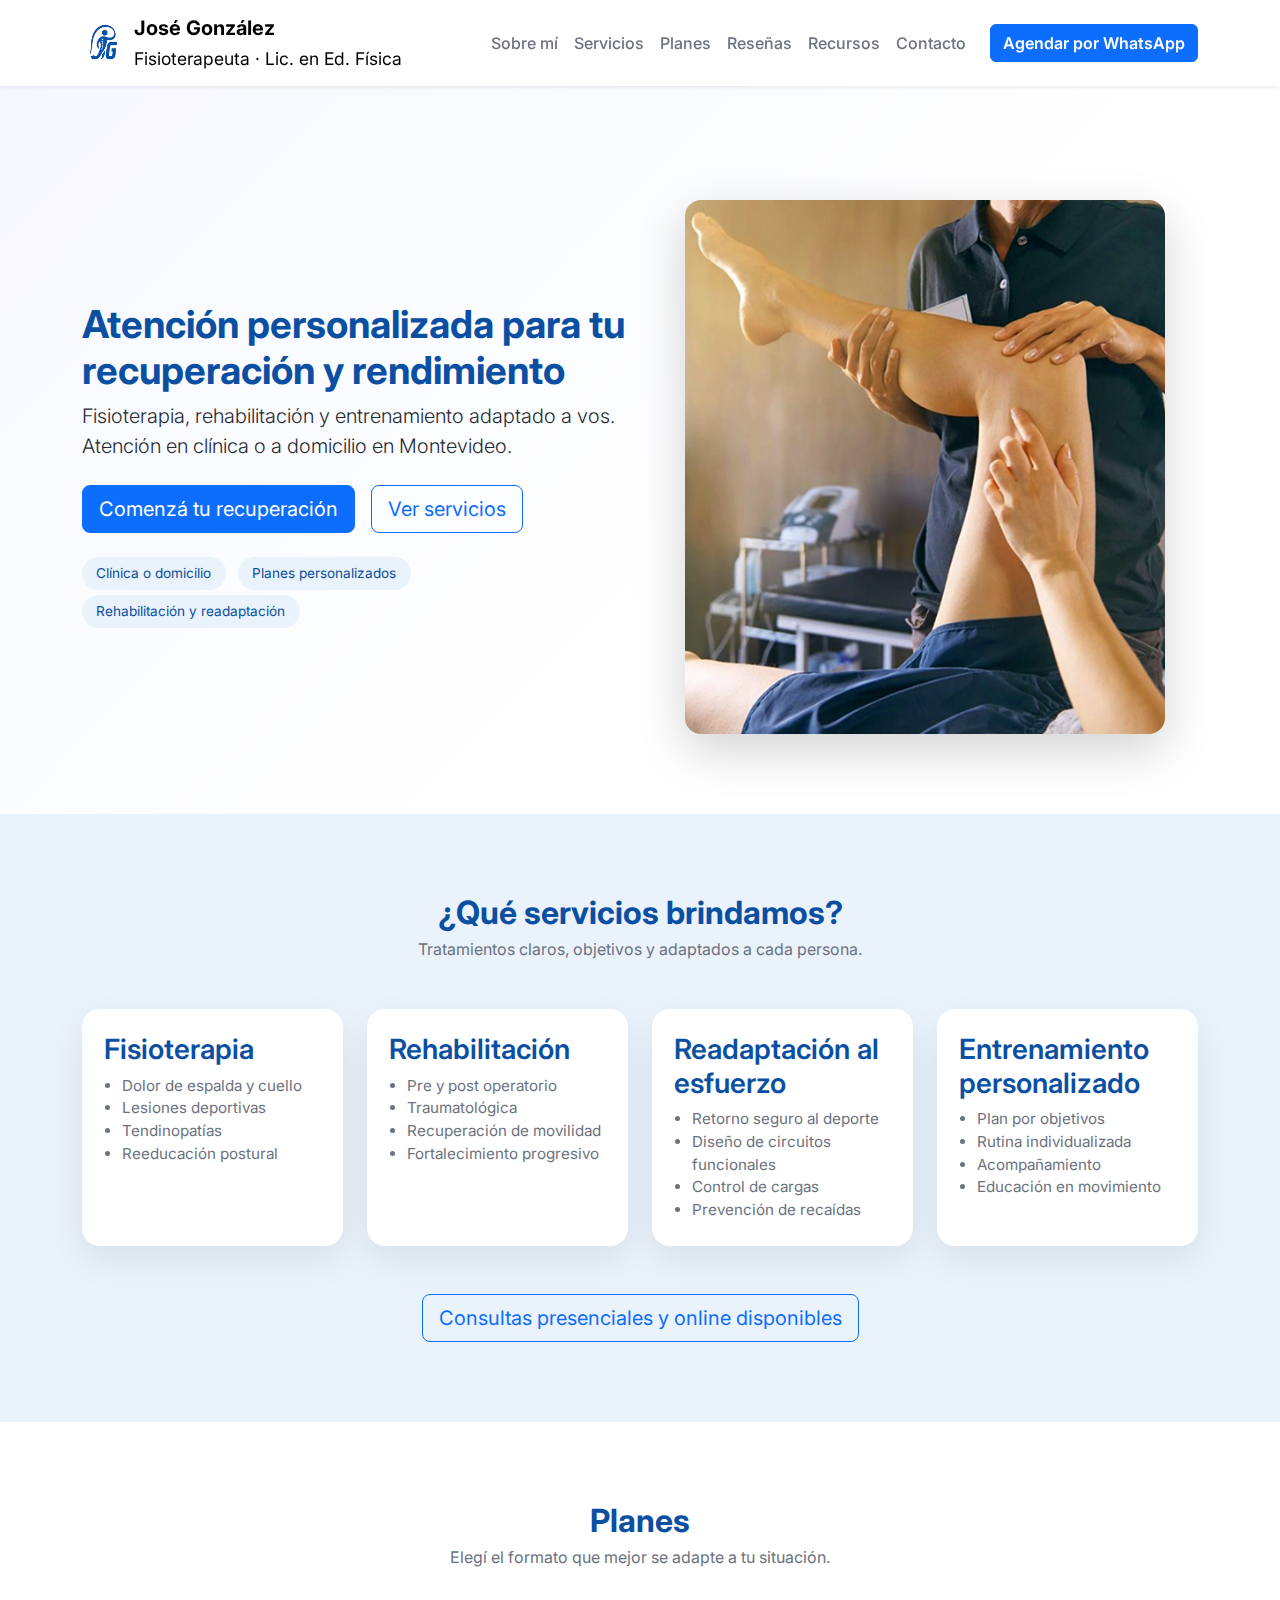
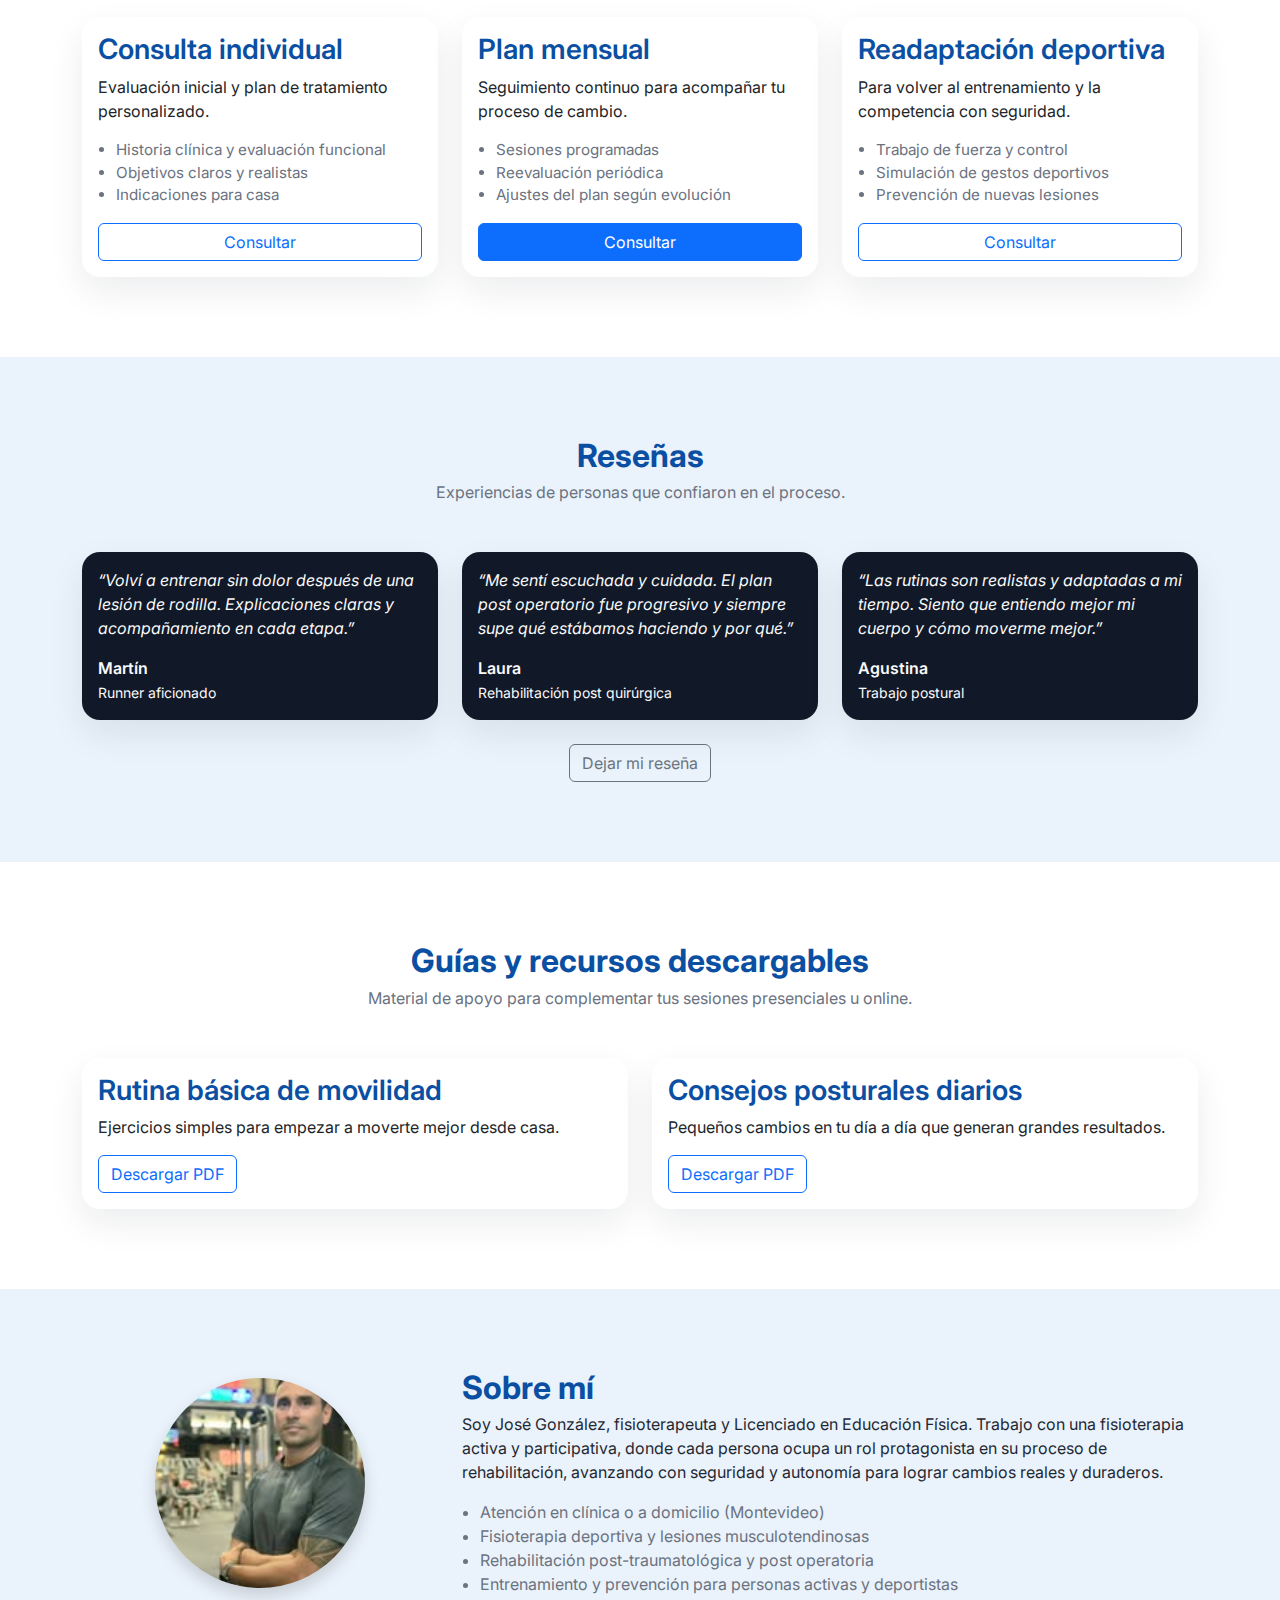
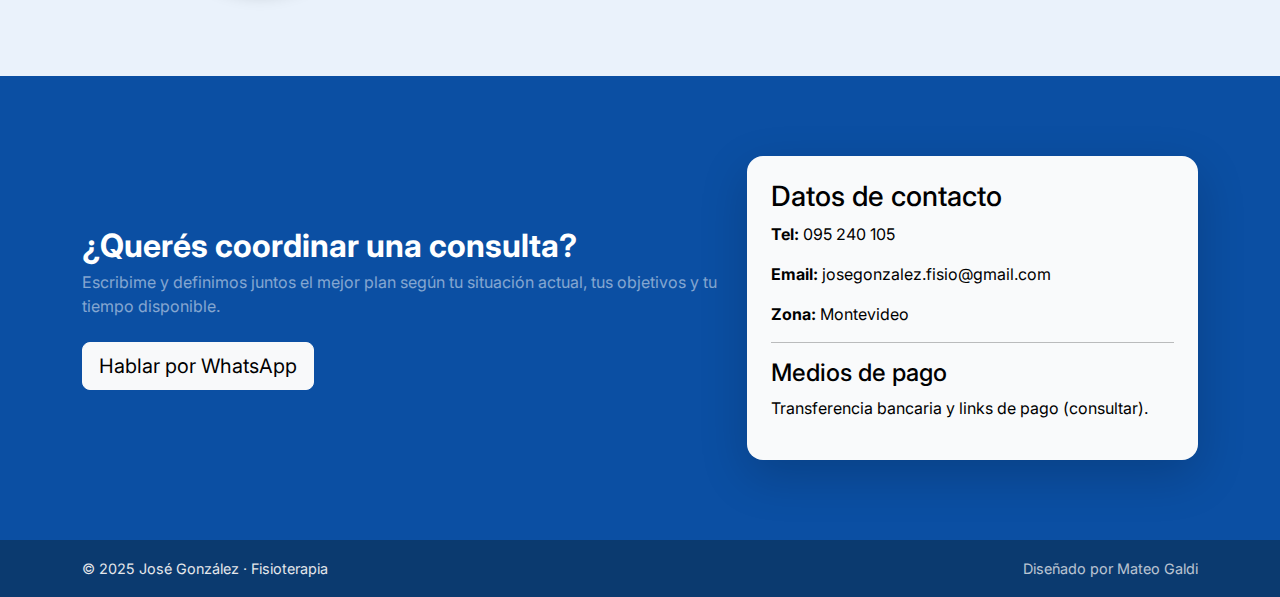
<file: index.html>
<!DOCTYPE html>
<html lang="es-UY">
<head>
  <meta charset="UTF-8" />
  <meta name="viewport" content="width=device-width, initial-scale=1.0" />
  <title>José González | Fisioterapia & Rehabilitación</title>

  <!-- Bootstrap -->
  <link href="https://cdn.jsdelivr.net/npm/bootstrap@5.3.3/dist/css/bootstrap.min.css" rel="stylesheet">

  <!-- Google Font -->
  <link href="https://fonts.googleapis.com/css2?family=Inter:wght@400;500;600;700&display=swap" rel="stylesheet">

  <!-- Estilos propios -->
  <link rel="stylesheet" href="assets/css/styles.css">
</head>

<body>

  <!-- HEADER / NAVBAR -->
  <header class="navbar navbar-expand-lg bg-white shadow-sm fixed-top">
    <div class="container align-items-center">
      <a class="navbar-brand d-flex align-items-center" href="#inicio">
        <img src="assets/img/logo.png" alt="Logo José González" class="logo me-2">
        <div class="brand-text d-none d-sm-block">
          <strong class="d-block">José González</strong>
          <small>Fisioterapeuta · Lic. en Ed. Física</small>
        </div>
      </a>

      <button class="navbar-toggler" type="button" data-bs-toggle="collapse" data-bs-target="#mainNav">
        <span class="navbar-toggler-icon"></span>
      </button>

      <div class="collapse navbar-collapse justify-content-end" id="mainNav">
        <nav class="navbar-nav me-3">
          <a class="nav-link" href="#sobre-mi">Sobre mí</a>
          <a class="nav-link" href="#servicios">Servicios</a>
          <a class="nav-link" href="#planes">Planes</a>
          <a class="nav-link" href="#resenas">Reseñas</a>
          <a class="nav-link" href="#recursos">Recursos</a>
          <a class="nav-link" href="#contacto">Contacto</a>
        </nav>

        <a href="#contacto" class="btn btn-primary btn-cta">
          Agendar por WhatsApp
        </a>
      </div>
    </div>
  </header>

  <main>

    <!-- HERO -->
    <section id="inicio" class="hero-section">
      <div class="container">
        <div class="row align-items-center g-4">
          <div class="col-lg-6">
            <h1 class="hero-title">
              Atención personalizada para tu recuperación y rendimiento
            </h1>
            <p class="lead mb-4">
              Fisioterapia, rehabilitación y entrenamiento adaptado a vos.
              Atención en clínica o a domicilio en Montevideo.
            </p>

            <div class="d-flex flex-wrap gap-3 mb-4">
              <a href="#contacto" class="btn btn-primary btn-lg">
                Comenzá tu recuperación
              </a>
              <a href="#servicios" class="btn btn-outline-primary btn-lg">
                Ver servicios
              </a>
            </div>

            <ul class="list-inline hero-badges">
              <li class="list-inline-item">Clínica o domicilio</li>
              <li class="list-inline-item">Planes personalizados</li>
              <li class="list-inline-item">Rehabilitación y readaptación</li>
            </ul>
          </div>

          <div class="col-lg-6 text-center">
            <div class="hero-image-wrapper">
              <img src="assets/img/hero.png" alt="Sesión de fisioterapia" class="img-fluid rounded-4 shadow-lg">
            </div>
          </div>
        </div>
      </div>
    </section>

    <!-- SERVICIOS -->
    <section id="servicios" class="section section-light">
      <div class="container">
        <header class="text-center mb-5">
          <h2 class="section-title">¿Qué servicios brindamos?</h2>
          <p class="section-subtitle">
            Tratamientos claros, objetivos y adaptados a cada persona.
          </p>
        </header>

        <div class="row g-4">
          <div class="col-md-6 col-lg-3">
            <article class="card service-card h-100">
              <div class="card-body">
                <h3 class="card-title">Fisioterapia</h3>
                <ul class="service-list">
                  <li>Dolor de espalda y cuello</li>
                  <li>Lesiones deportivas</li>
                  <li>Tendinopatías</li>
                  <li>Reeducación postural</li>
                </ul>
              </div>
            </article>
          </div>

          <div class="col-md-6 col-lg-3">
            <article class="card service-card h-100">
              <div class="card-body">
                <h3 class="card-title">Rehabilitación</h3>
                <ul class="service-list">
                  <li>Pre y post operatorio</li>
                  <li>Traumatológica</li>
                  <li>Recuperación de movilidad</li>
                  <li>Fortalecimiento progresivo</li>
                </ul>
              </div>
            </article>
          </div>

          <div class="col-md-6 col-lg-3">
            <article class="card service-card h-100">
              <div class="card-body">
                <h3 class="card-title">Readaptación al esfuerzo</h3>
                <ul class="service-list">
                  <li>Retorno seguro al deporte</li>
                  <li>Diseño de circuitos funcionales</li>
                  <li>Control de cargas</li>
                  <li>Prevención de recaídas</li>
                </ul>
              </div>
            </article>
          </div>

          <div class="col-md-6 col-lg-3">
            <article class="card service-card h-100">
              <div class="card-body">
                <h3 class="card-title">Entrenamiento personalizado</h3>
                <ul class="service-list">
                  <li>Plan por objetivos</li>
                  <li>Rutina individualizada</li>
                  <li>Acompañamiento</li>
                  <li>Educación en movimiento</li>
                </ul>
              </div>
            </article>
          </div>
        </div>

        <div class="text-center mt-5">
          <a href="#contacto" class="btn btn-outline-primary btn-lg">
            Consultas presenciales y online disponibles
          </a>
        </div>
      </div>
    </section>

    <!-- PLANES -->
    <section id="planes" class="section">
      <div class="container">
        <header class="text-center mb-5">
          <h2 class="section-title">Planes</h2>
          <p class="section-subtitle">Elegí el formato que mejor se adapte a tu situación.</p>
        </header>

        <div class="row g-4">
          <div class="col-md-4">
            <article class="card plan-card h-100">
              <div class="card-body">
                <h3 class="card-title">Consulta individual</h3>
                <p class="card-text">
                  Evaluación inicial y plan de tratamiento personalizado.
                </p>
                <ul class="plan-list">
                  <li>Historia clínica y evaluación funcional</li>
                  <li>Objetivos claros y realistas</li>
                  <li>Indicaciones para casa</li>
                </ul>
                <a href="#contacto" class="btn btn-outline-primary w-100">
                  Consultar
                </a>
              </div>
            </article>
          </div>

          <div class="col-md-4">
            <article class="card plan-card h-100">
              <div class="card-body">
                <h3 class="card-title">Plan mensual</h3>
                <p class="card-text">
                  Seguimiento continuo para acompañar tu proceso de cambio.
                </p>
                <ul class="plan-list">
                  <li>Sesiones programadas</li>
                  <li>Reevaluación periódica</li>
                  <li>Ajustes del plan según evolución</li>
                </ul>
                <a href="#contacto" class="btn btn-primary w-100">
                  Consultar
                </a>
              </div>
            </article>
          </div>

          <div class="col-md-4">
            <article class="card plan-card h-100">
              <div class="card-body">
                <h3 class="card-title">Readaptación deportiva</h3>
                <p class="card-text">
                  Para volver al entrenamiento y la competencia con seguridad.
                </p>
                <ul class="plan-list">
                  <li>Trabajo de fuerza y control</li>
                  <li>Simulación de gestos deportivos</li>
                  <li>Prevención de nuevas lesiones</li>
                </ul>
                <a href="#contacto" class="btn btn-outline-primary w-100">
                  Consultar
                </a>
              </div>
            </article>
          </div>
        </div>
      </div>
    </section>

    <!-- RESEÑAS -->
    <section id="resenas" class="section section-light">
      <div class="container">
        <header class="text-center mb-5">
          <h2 class="section-title">Reseñas</h2>
          <p class="section-subtitle">
            Experiencias de personas que confiaron en el proceso.
          </p>
        </header>

        <div class="row g-4">
          <div class="col-md-4">
            <article class="card testimonial-card h-100">
              <div class="card-body">
                <p class="testimonial-text">
                  “Volví a entrenar sin dolor después de una lesión de rodilla.
                  Explicaciones claras y acompañamiento en cada etapa.”
                </p>
                <p class="testimonial-author mb-0">Martín</p>
                <small>Runner aficionado</small>
              </div>
            </article>
          </div>

          <div class="col-md-4">
            <article class="card testimonial-card h-100">
              <div class="card-body">
                <p class="testimonial-text">
                  “Me sentí escuchada y cuidada. El plan post operatorio fue
                  progresivo y siempre supe qué estábamos haciendo y por qué.”
                </p>
                <p class="testimonial-author mb-0">Laura</p>
                <small>Rehabilitación post quirúrgica</small>
              </div>
            </article>
          </div>

          <div class="col-md-4">
            <article class="card testimonial-card h-100">
              <div class="card-body">
                <p class="testimonial-text">
                  “Las rutinas son realistas y adaptadas a mi tiempo. Siento
                  que entiendo mejor mi cuerpo y cómo moverme mejor.”
                </p>
                <p class="testimonial-author mb-0">Agustina</p>
                <small>Trabajo postural</small>
              </div>
            </article>
          </div>
        </div>

        <div class="text-center mt-4">
          <a href="resena.html" target="_blank" class="btn btn-outline-secondary">
            Dejar mi reseña
          </a>
        </div>
      </div>
    </section>

    <!-- RECURSOS -->
    <section id="recursos" class="section">
      <div class="container">
        <header class="text-center mb-5">
          <h2 class="section-title">Guías y recursos descargables</h2>
          <p class="section-subtitle">
            Material de apoyo para complementar tus sesiones presenciales u online.
          </p>
        </header>

        <div class="row g-4">
          <div class="col-md-6">
            <article class="card h-100">
              <div class="card-body">
                <h3 class="card-title">Rutina básica de movilidad</h3>
                <p class="card-text">
                  Ejercicios simples para empezar a moverte mejor desde casa.
                </p>
                <a href="#" class="btn btn-outline-primary">Descargar PDF</a>
              </div>
            </article>
          </div>

          <div class="col-md-6">
            <article class="card h-100">
              <div class="card-body">
                <h3 class="card-title">Consejos posturales diarios</h3>
                <p class="card-text">
                  Pequeños cambios en tu día a día que generan grandes resultados.
                </p>
                <a href="#" class="btn btn-outline-primary">Descargar PDF</a>
              </div>
            </article>
          </div>
        </div>
      </div>
    </section>

    <!-- SOBRE MÍ -->
    <section id="sobre-mi" class="section section-light">
      <div class="container">
        <div class="row align-items-center g-4">
          <div class="col-md-4 text-center">
            <img src="assets/img/profile.jpg" alt="José González" class="profile-img rounded-circle shadow">
          </div>
          <div class="col-md-8">
            <h2 class="section-title">Sobre mí</h2>
            <p>
              Soy José González, fisioterapeuta y Licenciado en Educación Física.
              Trabajo con una fisioterapia activa y participativa, donde cada
              persona ocupa un rol protagonista en su proceso de rehabilitación,
              avanzando con seguridad y autonomía para lograr cambios reales y duraderos.
            </p>
            <ul class="about-list">
              <li>Atención en clínica o a domicilio (Montevideo)</li>
              <li>Fisioterapia deportiva y lesiones musculotendinosas</li>
              <li>Rehabilitación post-traumatológica y post operatoria</li>
              <li>Entrenamiento y prevención para personas activas y deportistas</li>
            </ul>
          </div>
        </div>
      </div>
    </section>

    <!-- CONTACTO -->
    <section id="contacto" class="section section-cta">
      <div class="container">
        <div class="row g-4 align-items-center">
          <div class="col-lg-7">
            <h2 class="section-title text-white">¿Querés coordinar una consulta?</h2>
            <p class="text-white-50 mb-4">
              Escribime y definimos juntos el mejor plan según tu situación actual,
              tus objetivos y tu tiempo disponible.
            </p>

            <a
              href="https://wa.me/59895240105?text=Hola,%20quiero%20coordinar%20una%20consulta"
              target="_blank"
              class="btn btn-light btn-lg"
            >
              Hablar por WhatsApp
            </a>
          </div>

          <div class="col-lg-5">
            <div class="contact-card p-4 rounded-4 shadow-lg text-black">
              <h3>Datos de contacto</h3>
              <p><strong>Tel:</strong> 095 240 105</p>
              <p><strong>Email:</strong> josegonzalez.fisio@gmail.com</p>
              <p><strong>Zona:</strong> Montevideo</p>
              <hr>
              <h4>Medios de pago</h4>
              <p>Transferencia bancaria y links de pago (consultar).</p>
            </div>
          </div>
        </div>
      </div>
    </section>

  </main>

  <footer class="footer">
    <div class="container d-flex flex-column flex-md-row justify-content-between align-items-center gap-2">
      <p class="mb-0">© 2025 José González · Fisioterapia</p>
      <p class="mb-0 footer-credit">Diseñado por Mateo Galdi</p>
    </div>
  </footer>
  <script src="assets/js/main.js"></script>

  <!-- Bootstrap JS -->
  <script src="https://cdn.jsdelivr.net/npm/bootstrap@5.3.3/dist/js/bootstrap.bundle.min.js"></script>
</body>
</html>
</file>
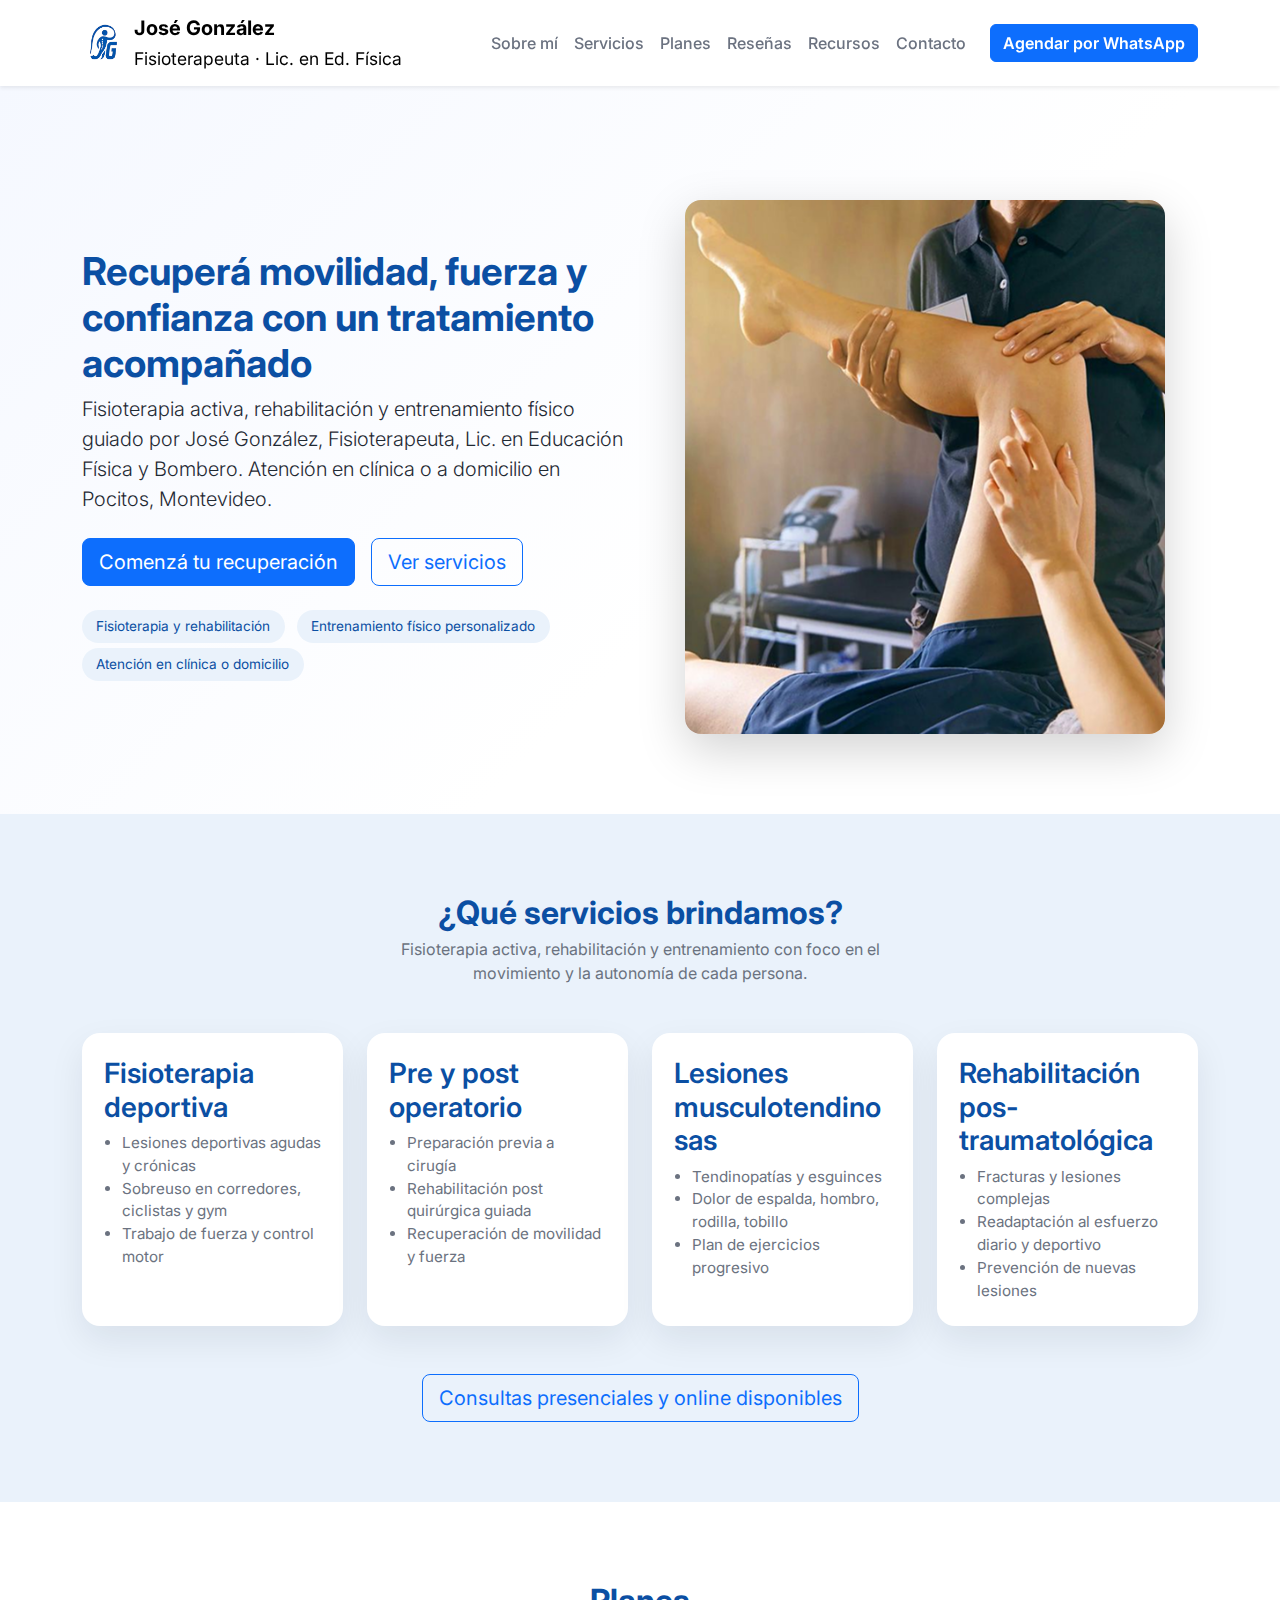
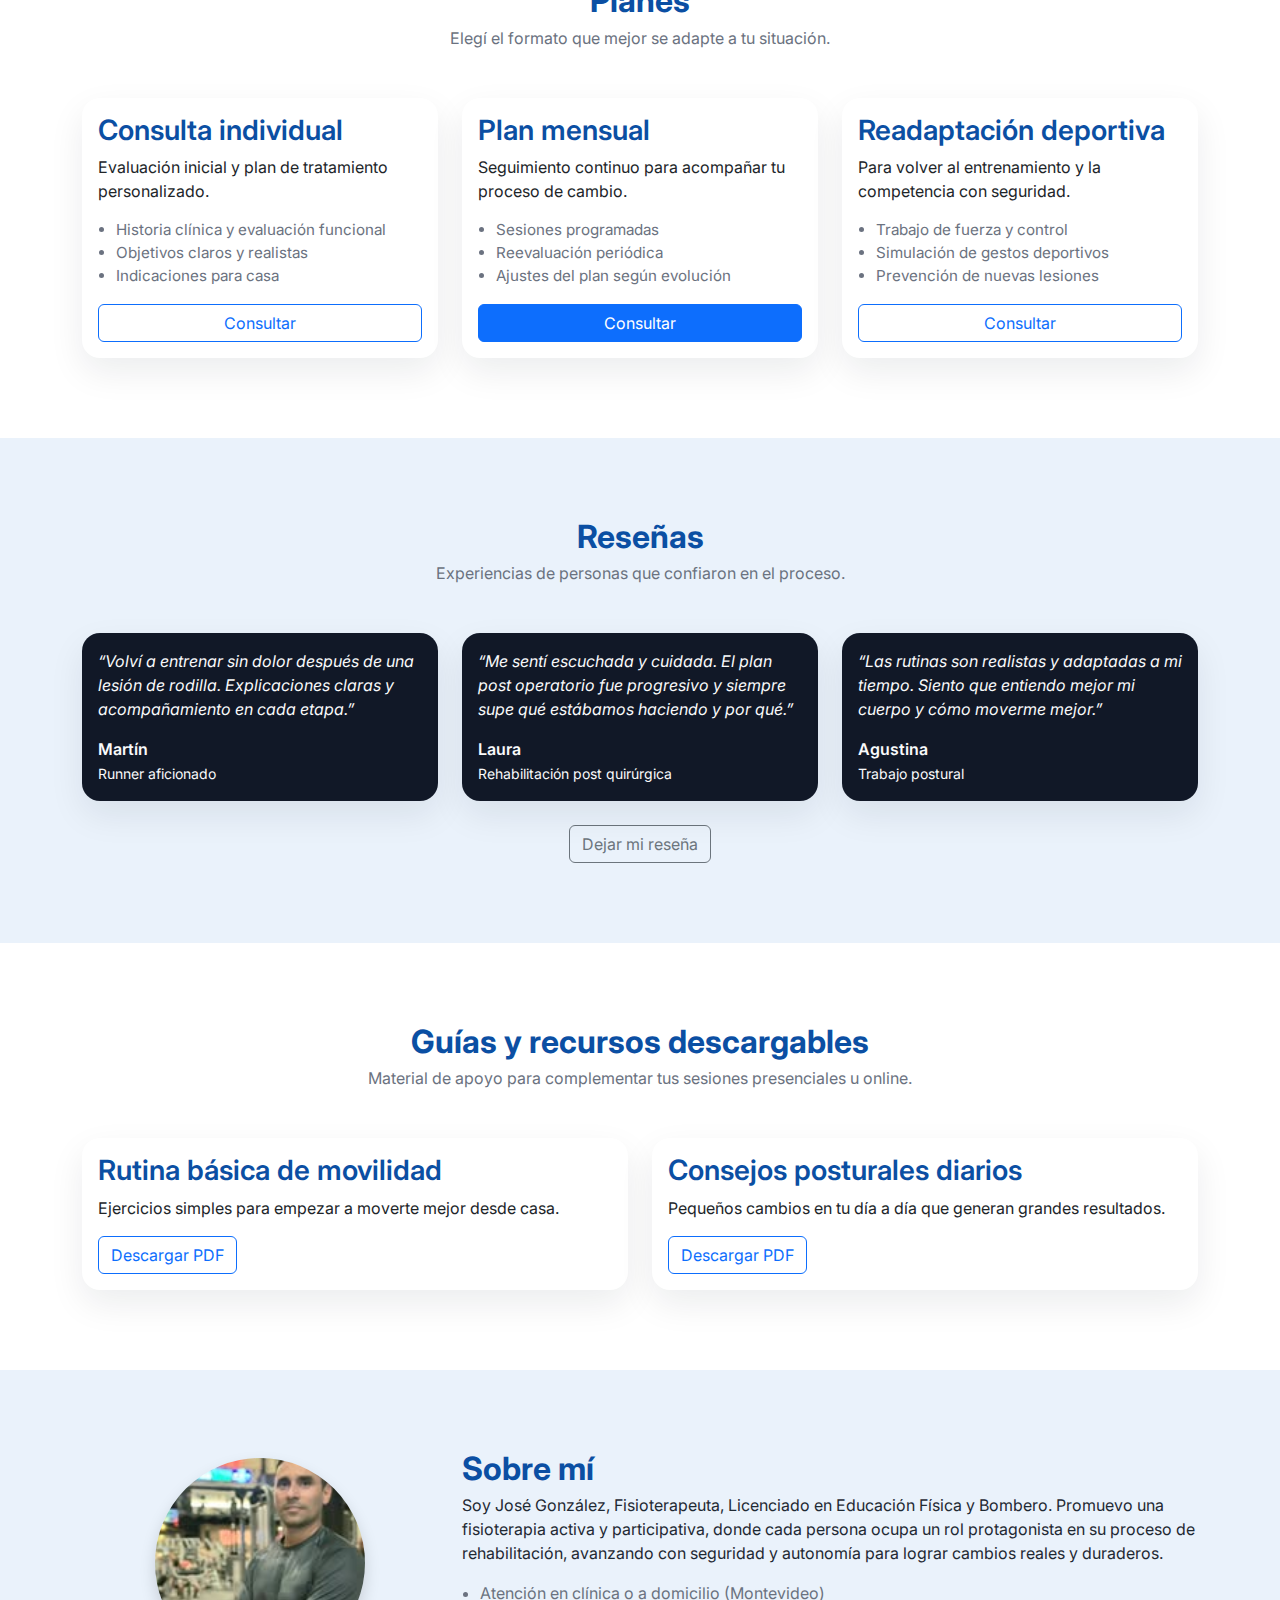
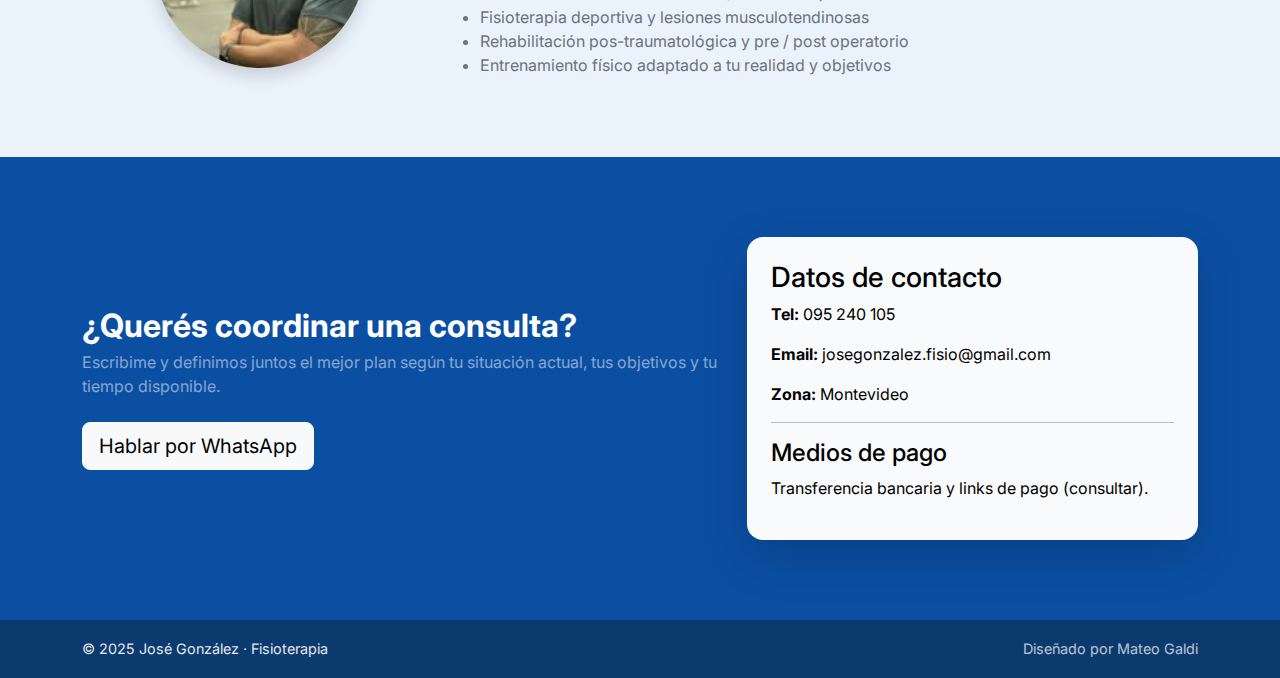
<file: index2.html>
<!DOCTYPE html>
<html lang="es-UY">
<head>
  <meta charset="UTF-8" />
  <meta name="viewport" content="width=device-width, initial-scale=1.0" />
  <title>José González | Fisioterapia & Rehabilitación</title>

  <!-- Bootstrap -->
  <link href="https://cdn.jsdelivr.net/npm/bootstrap@5.3.3/dist/css/bootstrap.min.css" rel="stylesheet">

  <!-- Google Font -->
  <link href="https://fonts.googleapis.com/css2?family=Inter:wght@400;500;600;700&display=swap" rel="stylesheet">

  <!-- Estilos propios -->
  <link rel="stylesheet" href="assets/css/styles.css">
</head>

<body>

  <!-- HEADER / NAVBAR -->
  <header class="navbar navbar-expand-lg bg-white shadow-sm fixed-top">
    <div class="container align-items-center">
      <a class="navbar-brand d-flex align-items-center" href="#inicio">
        <img src="assets/img/logo.png" alt="Logo José González" class="logo me-2">
        <div class="brand-text d-none d-sm-block">
          <strong class="d-block">José González</strong>
          <small>Fisioterapeuta · Lic. en Ed. Física</small>
        </div>
      </a>

      <button class="navbar-toggler" type="button" data-bs-toggle="collapse" data-bs-target="#mainNav">
        <span class="navbar-toggler-icon"></span>
      </button>

      <div class="collapse navbar-collapse justify-content-end" id="mainNav">
        <nav class="navbar-nav me-3">
          <a class="nav-link" href="#sobre-mi">Sobre mí</a>
          <a class="nav-link" href="#servicios">Servicios</a>
          <a class="nav-link" href="#planes">Planes</a>
          <a class="nav-link" href="#resenas">Reseñas</a>
          <a class="nav-link" href="#recursos">Recursos</a>
          <a class="nav-link" href="#contacto">Contacto</a>
        </nav>

        <a href="#contacto" class="btn btn-primary btn-cta">
          Agendar por WhatsApp
        </a>
      </div>
    </div>
  </header>

  <main>

    <!-- HERO -->
    <section id="inicio" class="hero-section">
        <div class="container">
            <div class="row align-items-center g-4">
            <div class="col-lg-6">
                <h1 class="hero-title">
                Recuperá movilidad, fuerza y confianza con un tratamiento acompañado
                </h1>
                <p class="lead mb-4">
                Fisioterapia activa, rehabilitación y entrenamiento físico guiado por
                José González, Fisioterapeuta, Lic. en Educación Física y Bombero.
                Atención en clínica o a domicilio en Pocitos, Montevideo.
                </p>

                <div class="d-flex flex-wrap gap-3 mb-4">
                <a href="#contacto" class="btn btn-primary btn-lg">
                    Comenzá tu recuperación
                </a>
                <a href="#servicios" class="btn btn-outline-primary btn-lg">
                    Ver servicios
                </a>
                </div>

                <ul class="list-inline hero-badges">
                <li class="list-inline-item">Fisioterapia y rehabilitación</li>
                <li class="list-inline-item">Entrenamiento físico personalizado</li>
                <li class="list-inline-item">Atención en clínica o domicilio</li>
                </ul>
            </div>

            <div class="col-lg-6 text-center">
                <div class="hero-image-wrapper">
                <img src="assets/img/hero.png" alt="Sesión de fisioterapia" class="img-fluid rounded-4 shadow-lg">
                </div>
            </div>
            </div>
        </div>
    </section>


    <!-- SERVICIOS -->
   <section id="servicios" class="section section-light">
    <div class="container">
        <header class="text-center mb-5">
        <h2 class="section-title">¿Qué servicios brindamos?</h2>
        <p class="section-subtitle">
            Fisioterapia activa, rehabilitación y entrenamiento con foco en el movimiento y la autonomía de cada persona.
        </p>
        </header>

        <div class="row g-4">
        <div class="col-md-6 col-lg-3">
            <article class="card service-card h-100">
            <div class="card-body">
                <h3 class="card-title">Fisioterapia deportiva</h3>
                <ul class="service-list">
                <li>Lesiones deportivas agudas y crónicas</li>
                <li>Sobreuso en corredores, ciclistas y gym</li>
                <li>Trabajo de fuerza y control motor</li>
                </ul>
            </div>
            </article>
        </div>

        <div class="col-md-6 col-lg-3">
            <article class="card service-card h-100">
            <div class="card-body">
                <h3 class="card-title">Pre y post operatorio</h3>
                <ul class="service-list">
                <li>Preparación previa a cirugía</li>
                <li>Rehabilitación post quirúrgica guiada</li>
                <li>Recuperación de movilidad y fuerza</li>
                </ul>
            </div>
            </article>
        </div>

        <div class="col-md-6 col-lg-3">
            <article class="card service-card h-100">
            <div class="card-body">
                <h3 class="card-title">Lesiones musculotendinosas</h3>
                <ul class="service-list">
                <li>Tendinopatías y esguinces</li>
                <li>Dolor de espalda, hombro, rodilla, tobillo</li>
                <li>Plan de ejercicios progresivo</li>
                </ul>
            </div>
            </article>
        </div>

        <div class="col-md-6 col-lg-3">
            <article class="card service-card h-100">
            <div class="card-body">
                <h3 class="card-title">Rehabilitación pos-traumatológica</h3>
                <ul class="service-list">
                <li>Fracturas y lesiones complejas</li>
                <li>Readaptación al esfuerzo diario y deportivo</li>
                <li>Prevención de nuevas lesiones</li>
                </ul>
            </div>
            </article>
        </div>
        </div>

        <div class="text-center mt-5">
        <a href="#contacto" class="btn btn-outline-primary btn-lg">
            Consultas presenciales y online disponibles
        </a>
        </div>
    </div>
    </section>


    <!-- PLANES -->
    <section id="planes" class="section">
      <div class="container">
        <header class="text-center mb-5">
          <h2 class="section-title">Planes</h2>
          <p class="section-subtitle">Elegí el formato que mejor se adapte a tu situación.</p>
        </header>

        <div class="row g-4">
          <div class="col-md-4">
            <article class="card plan-card h-100">
              <div class="card-body">
                <h3 class="card-title">Consulta individual</h3>
                <p class="card-text">
                  Evaluación inicial y plan de tratamiento personalizado.
                </p>
                <ul class="plan-list">
                  <li>Historia clínica y evaluación funcional</li>
                  <li>Objetivos claros y realistas</li>
                  <li>Indicaciones para casa</li>
                </ul>
                <a href="#contacto" class="btn btn-outline-primary w-100">
                  Consultar
                </a>
              </div>
            </article>
          </div>

          <div class="col-md-4">
            <article class="card plan-card h-100">
              <div class="card-body">
                <h3 class="card-title">Plan mensual</h3>
                <p class="card-text">
                  Seguimiento continuo para acompañar tu proceso de cambio.
                </p>
                <ul class="plan-list">
                  <li>Sesiones programadas</li>
                  <li>Reevaluación periódica</li>
                  <li>Ajustes del plan según evolución</li>
                </ul>
                <a href="#contacto" class="btn btn-primary w-100">
                  Consultar
                </a>
              </div>
            </article>
          </div>

          <div class="col-md-4">
            <article class="card plan-card h-100">
              <div class="card-body">
                <h3 class="card-title">Readaptación deportiva</h3>
                <p class="card-text">
                  Para volver al entrenamiento y la competencia con seguridad.
                </p>
                <ul class="plan-list">
                  <li>Trabajo de fuerza y control</li>
                  <li>Simulación de gestos deportivos</li>
                  <li>Prevención de nuevas lesiones</li>
                </ul>
                <a href="#contacto" class="btn btn-outline-primary w-100">
                  Consultar
                </a>
              </div>
            </article>
          </div>
        </div>
      </div>
    </section>

    <!-- RESEÑAS -->
    <section id="resenas" class="section section-light">
      <div class="container">
        <header class="text-center mb-5">
          <h2 class="section-title">Reseñas</h2>
          <p class="section-subtitle">
            Experiencias de personas que confiaron en el proceso.
          </p>
        </header>

        <div class="row g-4">
          <div class="col-md-4">
            <article class="card testimonial-card h-100">
              <div class="card-body">
                <p class="testimonial-text">
                  “Volví a entrenar sin dolor después de una lesión de rodilla.
                  Explicaciones claras y acompañamiento en cada etapa.”
                </p>
                <p class="testimonial-author mb-0">Martín</p>
                <small>Runner aficionado</small>
              </div>
            </article>
          </div>

          <div class="col-md-4">
            <article class="card testimonial-card h-100">
              <div class="card-body">
                <p class="testimonial-text">
                  “Me sentí escuchada y cuidada. El plan post operatorio fue
                  progresivo y siempre supe qué estábamos haciendo y por qué.”
                </p>
                <p class="testimonial-author mb-0">Laura</p>
                <small>Rehabilitación post quirúrgica</small>
              </div>
            </article>
          </div>

          <div class="col-md-4">
            <article class="card testimonial-card h-100">
              <div class="card-body">
                <p class="testimonial-text">
                  “Las rutinas son realistas y adaptadas a mi tiempo. Siento
                  que entiendo mejor mi cuerpo y cómo moverme mejor.”
                </p>
                <p class="testimonial-author mb-0">Agustina</p>
                <small>Trabajo postural</small>
              </div>
            </article>
          </div>
        </div>

        <div class="text-center mt-4">
          <a href="resena.html" target="_blank" class="btn btn-outline-secondary">
            Dejar mi reseña
          </a>
        </div>
      </div>
    </section>

    <!-- RECURSOS -->
    <section id="recursos" class="section">
      <div class="container">
        <header class="text-center mb-5">
          <h2 class="section-title">Guías y recursos descargables</h2>
          <p class="section-subtitle">
            Material de apoyo para complementar tus sesiones presenciales u online.
          </p>
        </header>

        <div class="row g-4">
          <div class="col-md-6">
            <article class="card h-100">
              <div class="card-body">
                <h3 class="card-title">Rutina básica de movilidad</h3>
                <p class="card-text">
                  Ejercicios simples para empezar a moverte mejor desde casa.
                </p>
                <a href="#" class="btn btn-outline-primary">Descargar PDF</a>
              </div>
            </article>
          </div>

          <div class="col-md-6">
            <article class="card h-100">
              <div class="card-body">
                <h3 class="card-title">Consejos posturales diarios</h3>
                <p class="card-text">
                  Pequeños cambios en tu día a día que generan grandes resultados.
                </p>
                <a href="#" class="btn btn-outline-primary">Descargar PDF</a>
              </div>
            </article>
          </div>
        </div>
      </div>
    </section>

    <!-- SOBRE MÍ -->
    <section id="sobre-mi" class="section section-light">
        <div class="container">
            <div class="row align-items-center g-4">
            <div class="col-md-4 text-center">
                <img src="assets/img/profile.jpg" alt="José González" class="profile-img rounded-circle shadow">
            </div>
            <div class="col-md-8">
                <h2 class="section-title">Sobre mí</h2>
                <p>
                Soy José González, Fisioterapeuta, Licenciado en Educación Física y Bombero.
                Promuevo una fisioterapia activa y participativa, donde cada persona ocupa un rol
                protagonista en su proceso de rehabilitación, avanzando con seguridad y autonomía
                para lograr cambios reales y duraderos.
                </p>
                <ul class="about-list">
                <li>Atención en clínica o a domicilio (Montevideo)</li>
                <li>Fisioterapia deportiva y lesiones musculotendinosas</li>
                <li>Rehabilitación pos-traumatológica y pre / post operatorio</li>
                <li>Entrenamiento físico adaptado a tu realidad y objetivos</li>
                </ul>
            </div>
            </div>
        </div>
    </section>


    <!-- CONTACTO -->
    <section id="contacto" class="section section-cta">
      <div class="container">
        <div class="row g-4 align-items-center">
          <div class="col-lg-7">
            <h2 class="section-title text-white">¿Querés coordinar una consulta?</h2>
            <p class="text-white-50 mb-4">
              Escribime y definimos juntos el mejor plan según tu situación actual,
              tus objetivos y tu tiempo disponible.
            </p>

            <a
              href="https://wa.me/59895240105?text=Hola,%20quiero%20coordinar%20una%20consulta"
              target="_blank"
              class="btn btn-light btn-lg"
            >
              Hablar por WhatsApp
            </a>
          </div>

          <div class="col-lg-5">
            <div class="contact-card p-4 rounded-4 shadow-lg text-black">
              <h3>Datos de contacto</h3>
              <p><strong>Tel:</strong> 095 240 105</p>
              <p><strong>Email:</strong> josegonzalez.fisio@gmail.com</p>
              <p><strong>Zona:</strong> Montevideo</p>
              <hr>
              <h4>Medios de pago</h4>
              <p>Transferencia bancaria y links de pago (consultar).</p>
            </div>
          </div>
        </div>
      </div>
    </section>

  </main>

  <footer class="footer">
    <div class="container d-flex flex-column flex-md-row justify-content-between align-items-center gap-2">
      <p class="mb-0">© 2025 José González · Fisioterapia</p>
      <p class="mb-0 footer-credit">Diseñado por Mateo Galdi</p>
    </div>
  </footer>

  <!-- Bootstrap JS -->
  <script src="https://cdn.jsdelivr.net/npm/bootstrap@5.3.3/dist/js/bootstrap.bundle.min.js"></script>
</body>
</html>
</file>
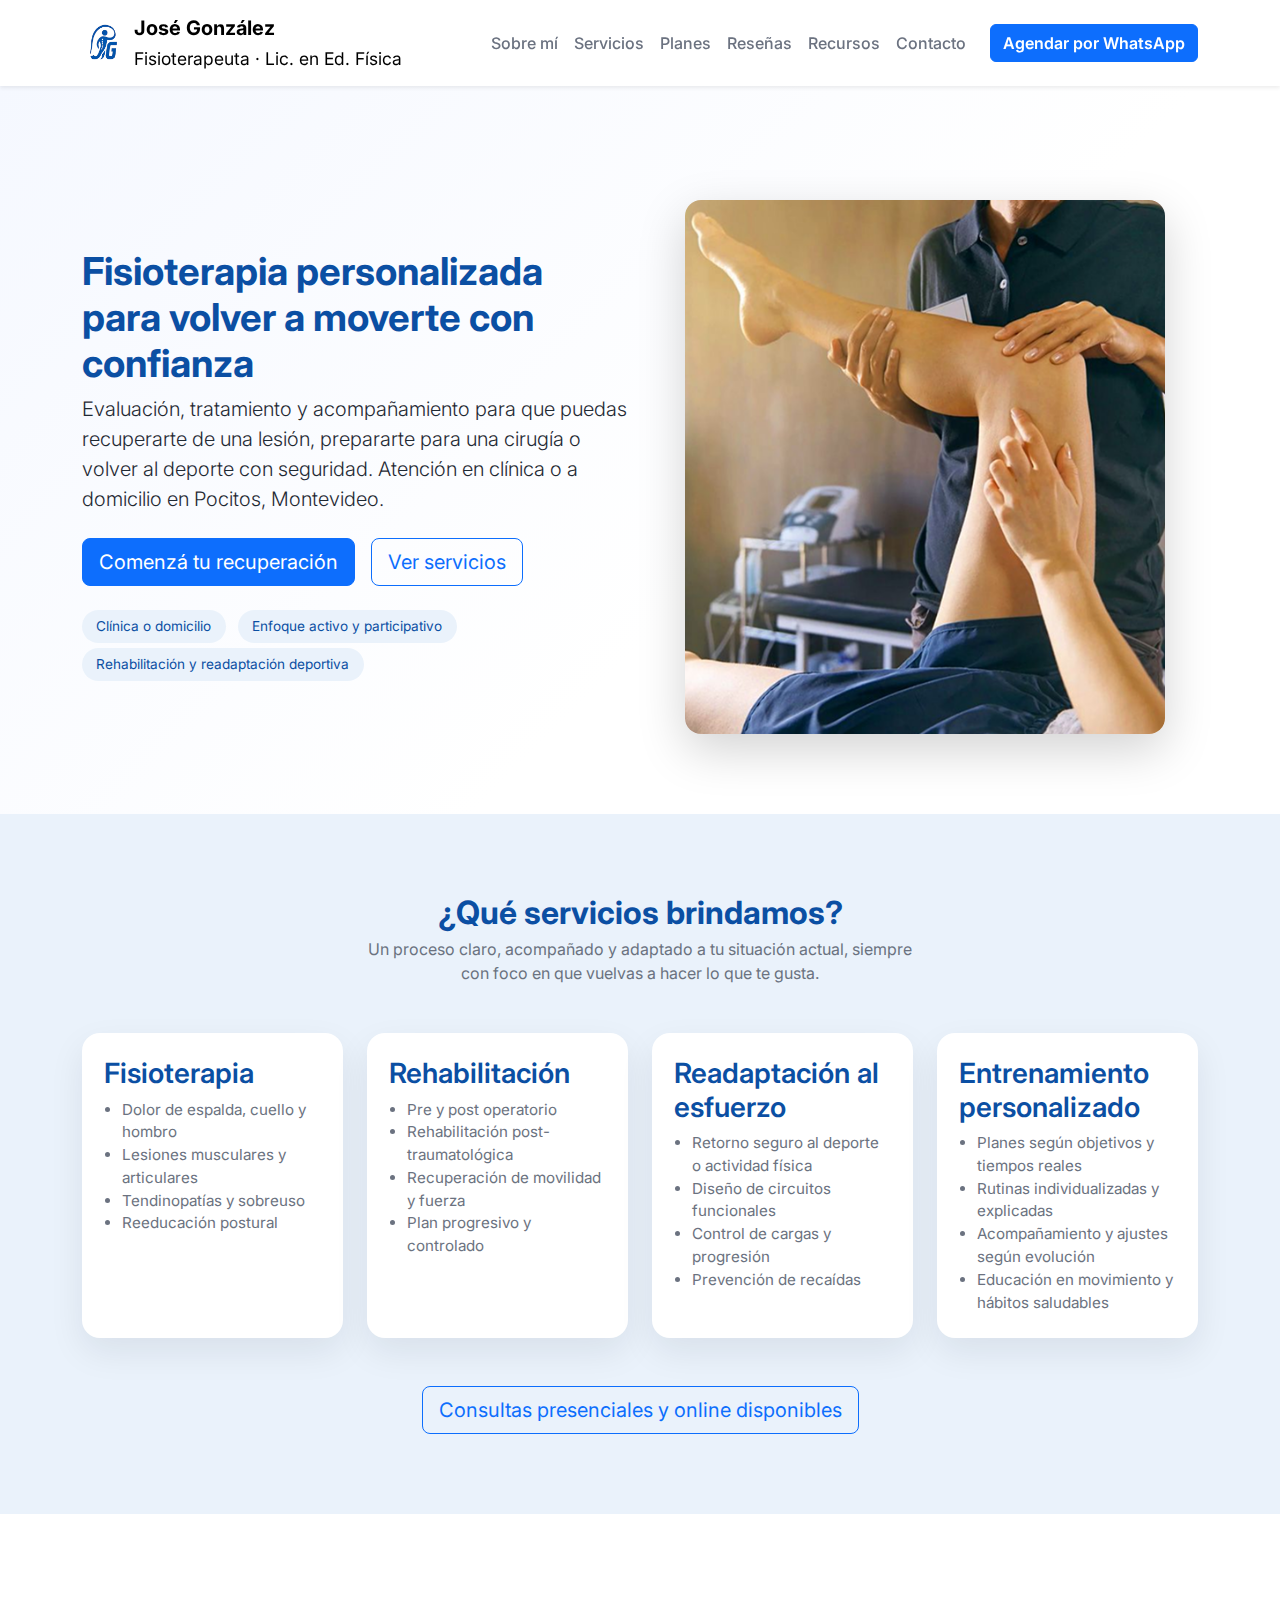
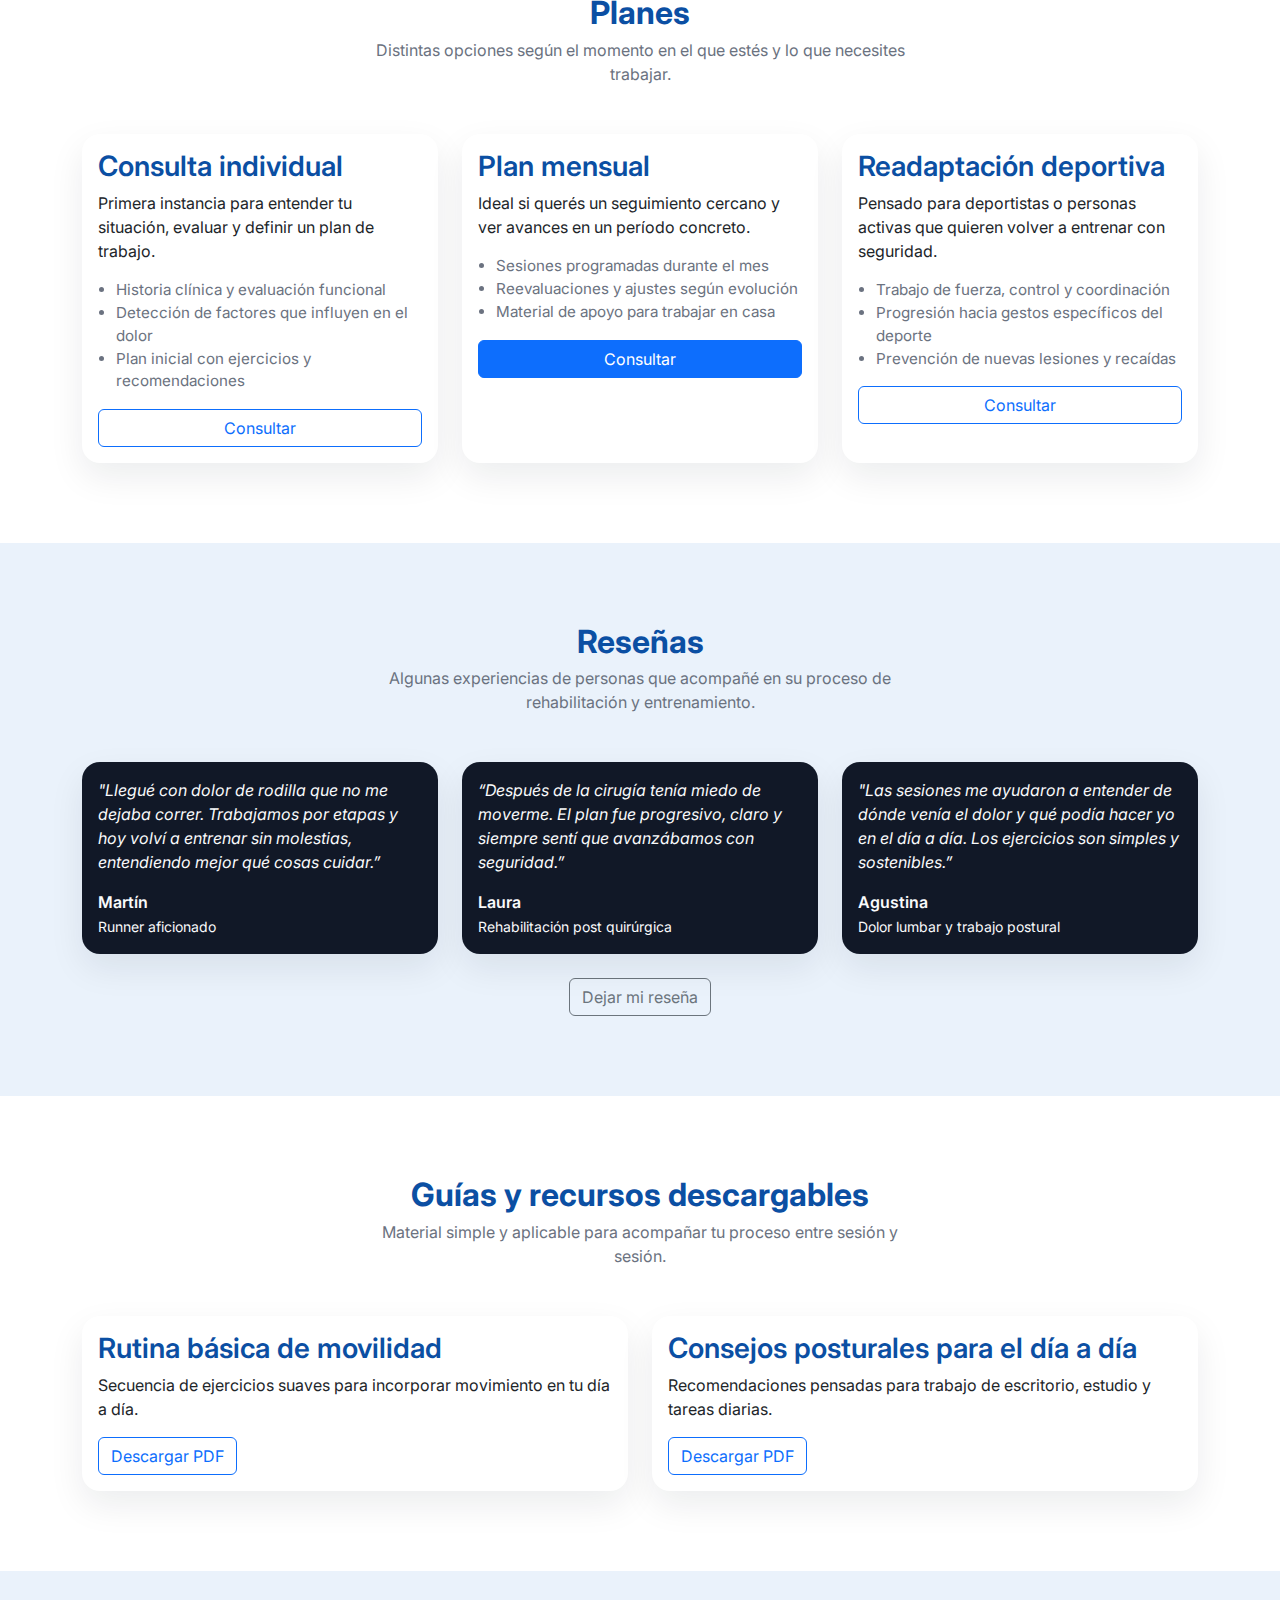
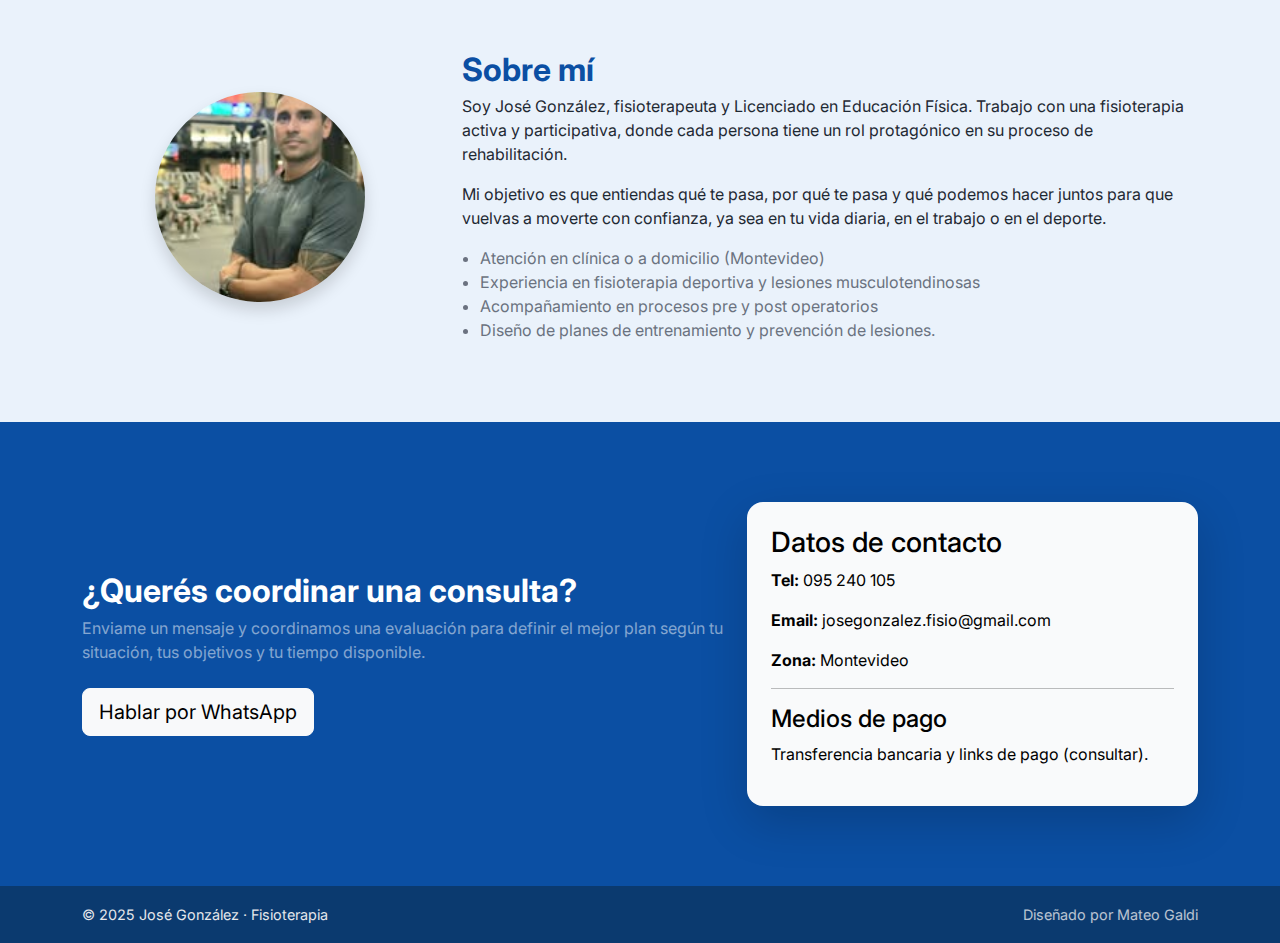
<file: index3.html>
<!DOCTYPE html>
<html lang="es-UY">
<head>
  <meta charset="UTF-8" />
  <meta name="viewport" content="width=device-width, initial-scale=1.0" />
  <title>José González | Fisioterapia & Rehabilitación</title>

  <!-- Bootstrap -->
  <link href="https://cdn.jsdelivr.net/npm/bootstrap@5.3.3/dist/css/bootstrap.min.css" rel="stylesheet">

  <!-- Google Font -->
  <link href="https://fonts.googleapis.com/css2?family=Inter:wght@400;500;600;700&display=swap" rel="stylesheet">

  <!-- Estilos propios -->
  <link rel="stylesheet" href="assets/css/styles.css">
</head>

<body>

  <!-- HEADER / NAVBAR -->
  <header class="navbar navbar-expand-lg bg-white shadow-sm fixed-top">
    <div class="container align-items-center">
      <a class="navbar-brand d-flex align-items-center" href="#inicio">
        <img src="assets/img/logo.png" alt="Logo José González" class="logo me-2">
        <div class="brand-text d-none d-sm-block">
          <strong class="d-block">José González</strong>
          <small>Fisioterapeuta · Lic. en Ed. Física</small>
        </div>
      </a>

      <button class="navbar-toggler" type="button" data-bs-toggle="collapse" data-bs-target="#mainNav">
        <span class="navbar-toggler-icon"></span>
      </button>

      <div class="collapse navbar-collapse justify-content-end" id="mainNav">
        <nav class="navbar-nav me-3">
          <a class="nav-link" href="#sobre-mi">Sobre mí</a>
          <a class="nav-link" href="#servicios">Servicios</a>
          <a class="nav-link" href="#planes">Planes</a>
          <a class="nav-link" href="#resenas">Reseñas</a>
          <a class="nav-link" href="#recursos">Recursos</a>
          <a class="nav-link" href="#contacto">Contacto</a>
        </nav>

        <a href="#contacto" class="btn btn-primary btn-cta">
          Agendar por WhatsApp
        </a>
      </div>
    </div>
  </header>

  <main>

    <!-- HERO -->
    <section id="inicio" class="hero-section">
      <div class="container">
        <div class="row align-items-center g-4">
          <div class="col-lg-6">
            <h1 class="hero-title">
            Fisioterapia personalizada para volver a moverte con confianza
            </h1>
            <p class="lead mb-4">
            Evaluación, tratamiento y acompañamiento para que puedas recuperarte de una lesión,
            prepararte para una cirugía o volver al deporte con seguridad. Atención en clínica o
            a domicilio en Pocitos, Montevideo.
            </p>


            <div class="d-flex flex-wrap gap-3 mb-4">
              <a href="#contacto" class="btn btn-primary btn-lg">
                Comenzá tu recuperación
              </a>
              <a href="#servicios" class="btn btn-outline-primary btn-lg">
                Ver servicios
              </a>
            </div>

            <ul class="list-inline hero-badges">
                <li class="list-inline-item">Clínica o domicilio</li>
                <li class="list-inline-item">Enfoque activo y participativo</li>
                <li class="list-inline-item">Rehabilitación y readaptación deportiva</li>
            </ul>
          </div>

          <div class="col-lg-6 text-center">
            <div class="hero-image-wrapper">
              <img src="assets/img/hero.png" alt="Sesión de fisioterapia" class="img-fluid rounded-4 shadow-lg">
            </div>
          </div>
        </div>
      </div>
    </section>

    <!-- SERVICIOS -->
    <section id="servicios" class="section section-light">
      <div class="container">
        <header class="text-center mb-5">
          <h2 class="section-title">¿Qué servicios brindamos?</h2>
          <p class="section-subtitle">Un proceso claro, acompañado y adaptado a tu situación actual, siempre con foco en que
            vuelvas a hacer lo que te gusta.</p>
        </header>

        <div class="row g-4">
          <div class="col-md-6 col-lg-3">
            <article class="card service-card h-100">
              <div class="card-body">
                <h3 class="card-title">Fisioterapia</h3>
                <ul class="service-list">
                <li>Dolor de espalda, cuello y hombro</li>
                <li>Lesiones musculares y articulares</li>
                <li>Tendinopatías y sobreuso</li>
                <li>Reeducación postural</li>
                </ul>
              </div>
            </article>
          </div>

          <div class="col-md-6 col-lg-3">
            <article class="card service-card h-100">
              <div class="card-body">
                <h3 class="card-title">Rehabilitación</h3>
                <ul class="service-list">
                <li>Pre y post operatorio</li>
                <li>Rehabilitación post-traumatológica</li>
                <li>Recuperación de movilidad y fuerza</li>
                <li>Plan progresivo y controlado</li>
                </ul>
              </div>
            </article>
          </div>

          <div class="col-md-6 col-lg-3">
            <article class="card service-card h-100">
              <div class="card-body">
                <h3 class="card-title">Readaptación al esfuerzo</h3>
                <ul class="service-list">
                <li>Retorno seguro al deporte o actividad física</li>
                <li>Diseño de circuitos funcionales</li>
                <li>Control de cargas y progresión</li>
                <li>Prevención de recaídas</li>
                </ul>
              </div>
            </article>
          </div>

          <div class="col-md-6 col-lg-3">
            <article class="card service-card h-100">
              <div class="card-body">
                <h3 class="card-title">Entrenamiento personalizado</h3>
                <ul class="service-list">
                <li>Planes según objetivos y tiempos reales</li>
                <li>Rutinas individualizadas y explicadas</li>
                <li>Acompañamiento y ajustes según evolución</li>
                <li>Educación en movimiento y hábitos saludables</li>
                </ul>
              </div>
            </article>
          </div>
        </div>

        <div class="text-center mt-5">
            <a href="#contacto" class="btn btn-outline-primary btn-lg">
                Consultas presenciales y online disponibles
            </a>
        </div>
      </div>
    </section>

    <!-- PLANES -->
    <section id="planes" class="section">
      <div class="container">
        <header class="text-center mb-5">
            <h2 class="section-title">Planes</h2>
            <p class="section-subtitle">
                Distintas opciones según el momento en el que estés y lo que necesites trabajar.
            </p>
        </header>

        <div class="row g-4">
            <div class="col-md-4">
                <article class="card plan-card h-100">
                    <div class="card-body">
                        <h3 class="card-title">Consulta individual</h3>
                        <p class="card-text">
                            Primera instancia para entender tu situación, evaluar y definir un plan de trabajo.
                        </p>
                        <ul class="plan-list">
                            <li>Historia clínica y evaluación funcional</li>
                            <li>Detección de factores que influyen en el dolor</li>
                            <li>Plan inicial con ejercicios y recomendaciones</li>
                        </ul>
                        <a href="#contacto" class="btn btn-outline-primary w-100">
                            Consultar
                        </a>
                    </div>
                </article>
            </div>
            
            <div class="col-md-4">
                <article class="card plan-card h-100">
                    <div class="card-body">
                        <h3 class="card-title">Plan mensual</h3>
                        <p class="card-text">
                            Ideal si querés un seguimiento cercano y ver avances en un período concreto.
                        </p>
                        <ul class="plan-list">
                            <li>Sesiones programadas durante el mes</li>
                            <li>Reevaluaciones y ajustes según evolución</li>
                            <li>Material de apoyo para trabajar en casa</li>
                        </ul>
                        <a href="#contacto" class="btn btn-primary w-100">
                            Consultar
                        </a>
                    </div>
                </article>
            </div>

          <div class="col-md-4">
            <article class="card plan-card h-100">
              <div class="card-body">
                <h3 class="card-title">Readaptación deportiva</h3>
                <p class="card-text">
                  Pensado para deportistas o personas activas que quieren volver a entrenar con seguridad.
                </p>
                <ul class="plan-list">
                  <li>Trabajo de fuerza, control y coordinación</li>
                  <li>Progresión hacia gestos específicos del deporte</li>
                  <li>Prevención de nuevas lesiones y recaídas</li>
                </ul>
                <a href="#contacto" class="btn btn-outline-primary w-100">
                  Consultar
                </a>
              </div>
            </article>
          </div>
        </div>
      </div>
    </section>

    <!-- RESEÑAS -->
    <section id="resenas" class="section section-light">
      <div class="container">
        <header class="text-center mb-5">
          <h2 class="section-title">Reseñas</h2>
          <p class="section-subtitle">
            Algunas experiencias de personas que acompañé en su proceso de rehabilitación y entrenamiento.
          </p>
        </header>

        <div class="row g-4">
          <div class="col-md-4">
            <article class="card testimonial-card h-100">
              <div class="card-body">
                <p class="testimonial-text">
                  "Llegué con dolor de rodilla que no me dejaba correr. Trabajamos por etapas y hoy
  volví a entrenar sin molestias, entendiendo mejor qué cosas cuidar.”
                </p>
                <p class="testimonial-author mb-0">Martín</p>
                <small>Runner aficionado</small>
              </div>
            </article>
          </div>

          <div class="col-md-4">
            <article class="card testimonial-card h-100">
              <div class="card-body">
                <p class="testimonial-text">
                  “Después de la cirugía tenía miedo de moverme. El plan fue progresivo, claro y
  siempre sentí que avanzábamos con seguridad.”
                </p>
                <p class="testimonial-author mb-0">Laura</p>
                <small>Rehabilitación post quirúrgica</small>
              </div>
            </article>
          </div>

          <div class="col-md-4">
            <article class="card testimonial-card h-100">
              <div class="card-body">
                <p class="testimonial-text">
                  "Las sesiones me ayudaron a entender de dónde venía el dolor y qué podía hacer
  yo en el día a día. Los ejercicios son simples y sostenibles.”
                </p>
                <p class="testimonial-author mb-0">Agustina</p>
                <small>Dolor lumbar y trabajo postural</small>
              </div>
            </article>
          </div>
        </div>

        <div class="text-center mt-4">
          <a href="resena.html" target="_blank" class="btn btn-outline-secondary">
            Dejar mi reseña
          </a>
        </div>
      </div>
    </section>

    <!-- RECURSOS -->
    <section id="recursos" class="section">
      <div class="container">
        <header class="text-center mb-5">
          <h2 class="section-title">Guías y recursos descargables</h2>
          <p class="section-subtitle">
            Material simple y aplicable para acompañar tu proceso entre sesión y sesión.
          </p>
        </header>

        <div class="row g-4">
          <div class="col-md-6">
            <article class="card h-100">
              <div class="card-body">
                <h3 class="card-title">Rutina básica de movilidad</h3>
                <p class="card-text">
                  Secuencia de ejercicios suaves para incorporar movimiento en tu día a día.
                </p>
                <a href="#" class="btn btn-outline-primary">Descargar PDF</a>
              </div>
            </article>
          </div>

          <div class="col-md-6">
            <article class="card h-100">
              <div class="card-body">
                <h3 class="card-title">Consejos posturales para el día a día</h3>
                <p class="card-text">
                  Recomendaciones pensadas para trabajo de escritorio, estudio y tareas diarias.
                </p>
                <a href="#" class="btn btn-outline-primary">Descargar PDF</a>
              </div>
            </article>
          </div>
        </div>
      </div>
    </section>

    <!-- SOBRE MÍ -->
    <section id="sobre-mi" class="section section-light">
      <div class="container">
        <div class="row align-items-center g-4">
          <div class="col-md-4 text-center">
            <img src="assets/img/profile.jpg" alt="José González" class="profile-img rounded-circle shadow">
          </div>
          <div class="col-md-8">
            <h2 class="section-title">Sobre mí</h2>
            <p>
              Soy José González, fisioterapeuta y Licenciado en Educación Física.
              Trabajo con una fisioterapia activa y participativa, donde cada persona
              tiene un rol protagónico en su proceso de rehabilitación.
            </p>
            <p>
              Mi objetivo es que entiendas qué te pasa, por qué te pasa y qué podemos
              hacer juntos para que vuelvas a moverte con confianza, ya sea en tu vida
              diaria, en el trabajo o en el deporte.
            </p>
            <ul class="about-list">
              <li>Atención en clínica o a domicilio (Montevideo)</li>
              <li>Experiencia en fisioterapia deportiva y lesiones musculotendinosas</li>
              <li>Acompañamiento en procesos pre y post operatorios</li>
              <li>Diseño de planes de entrenamiento y prevención de lesiones.</li>
            </ul>
          </div>
        </div>
      </div>
    </section>

    <!-- CONTACTO -->
    <section id="contacto" class="section section-cta">
      <div class="container">
        <div class="row g-4 align-items-center">
          <div class="col-lg-7">
            <h2 class="section-title text-white">¿Querés coordinar una consulta?</h2>
            <p class="text-white-50 mb-4">
              Enviame un mensaje y coordinamos una evaluación para definir el mejor plan
              según tu situación, tus objetivos y tu tiempo disponible.
            </p>

            <a
              href="https://wa.me/59895240105?text=Hola,%20quiero%20coordinar%20una%20consulta"
              target="_blank"
              class="btn btn-light btn-lg"
            >
              Hablar por WhatsApp
            </a>
          </div>

          <div class="col-lg-5">
            <div class="contact-card p-4 rounded-4 shadow-lg text-black">
              <h3>Datos de contacto</h3>
              <p><strong>Tel:</strong> 095 240 105</p>
              <p><strong>Email:</strong> josegonzalez.fisio@gmail.com</p>
              <p><strong>Zona:</strong> Montevideo</p>
              <hr>
              <h4>Medios de pago</h4>
              <p>Transferencia bancaria y links de pago (consultar).</p>
            </div>
          </div>
        </div>
      </div>
    </section>

  </main>

  <footer class="footer">
    <div class="container d-flex flex-column flex-md-row justify-content-between align-items-center gap-2">
      <p class="mb-0">© 2025 José González · Fisioterapia</p>
      <p class="mb-0 footer-credit">Diseñado por Mateo Galdi</p>
    </div>
  </footer>

  <!-- Bootstrap JS -->
  <script src="https://cdn.jsdelivr.net/npm/bootstrap@5.3.3/dist/js/bootstrap.bundle.min.js"></script>
</body>
</html>
</file>
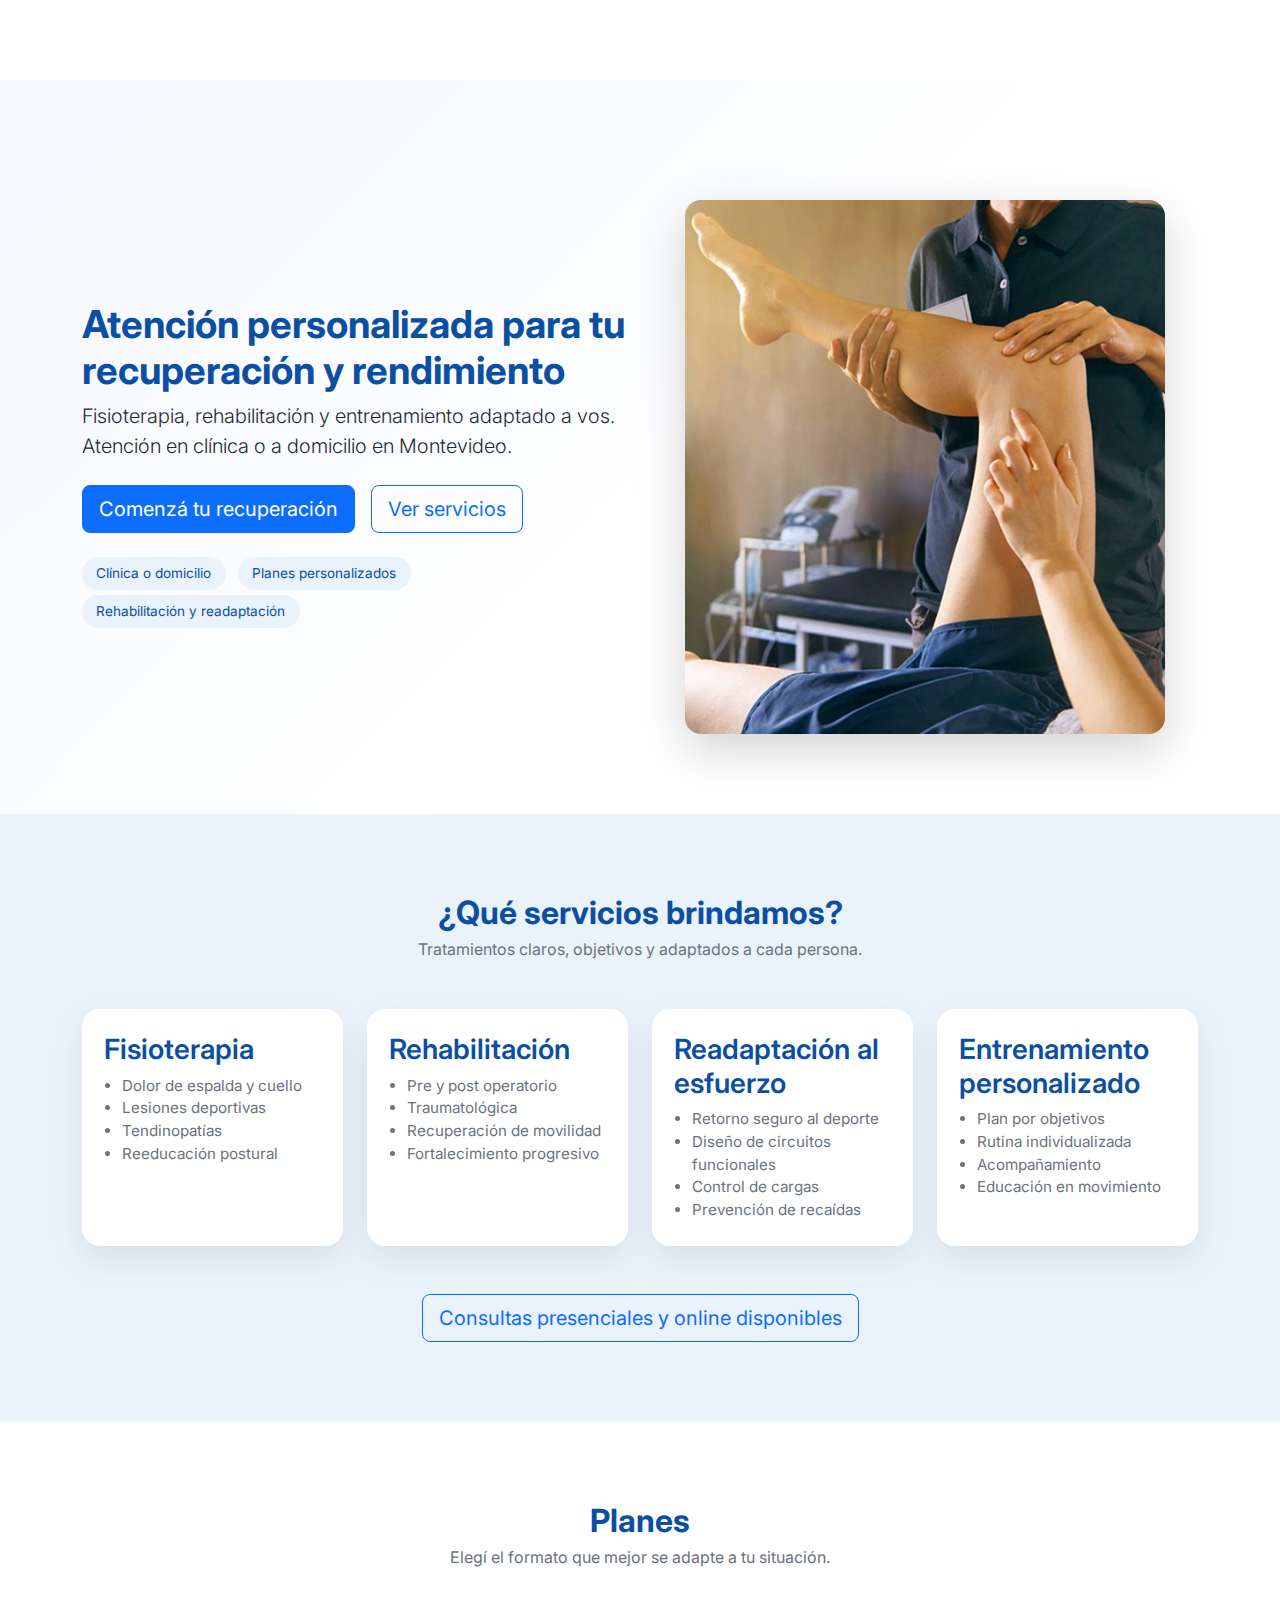
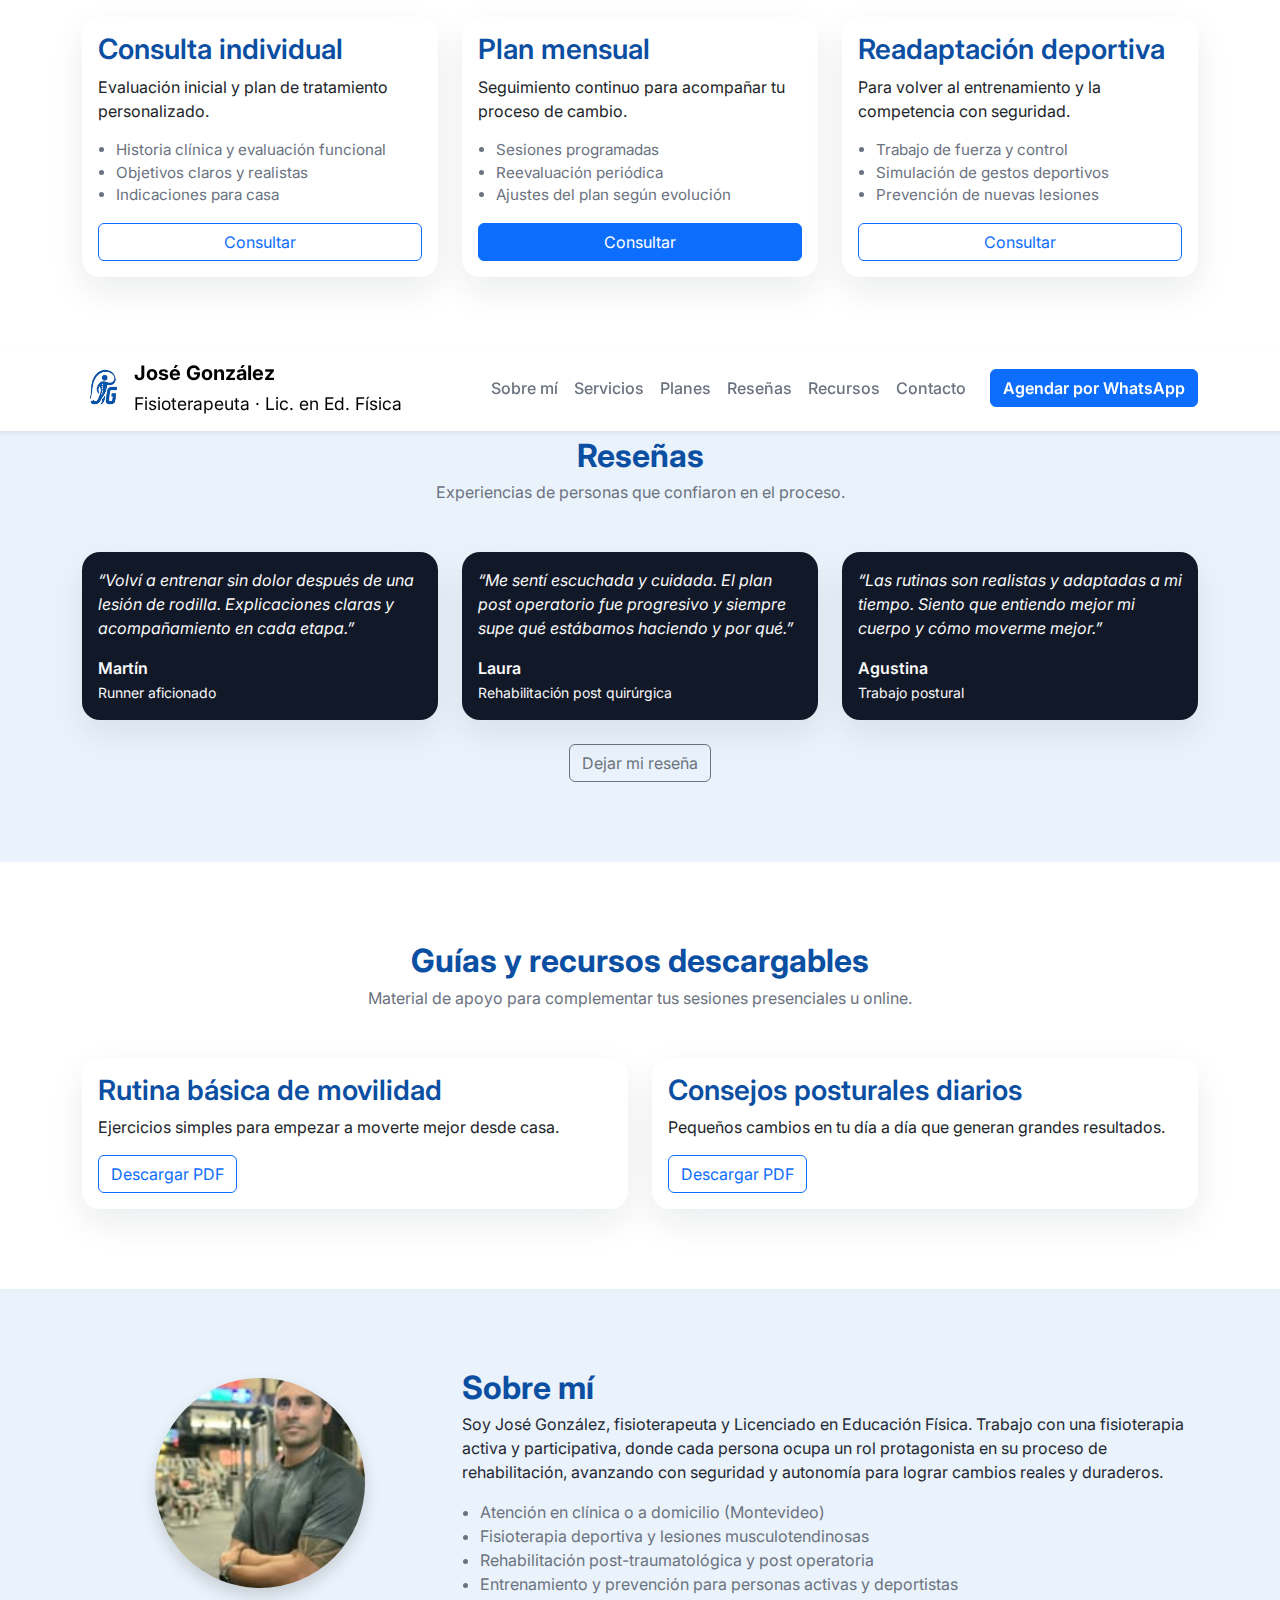
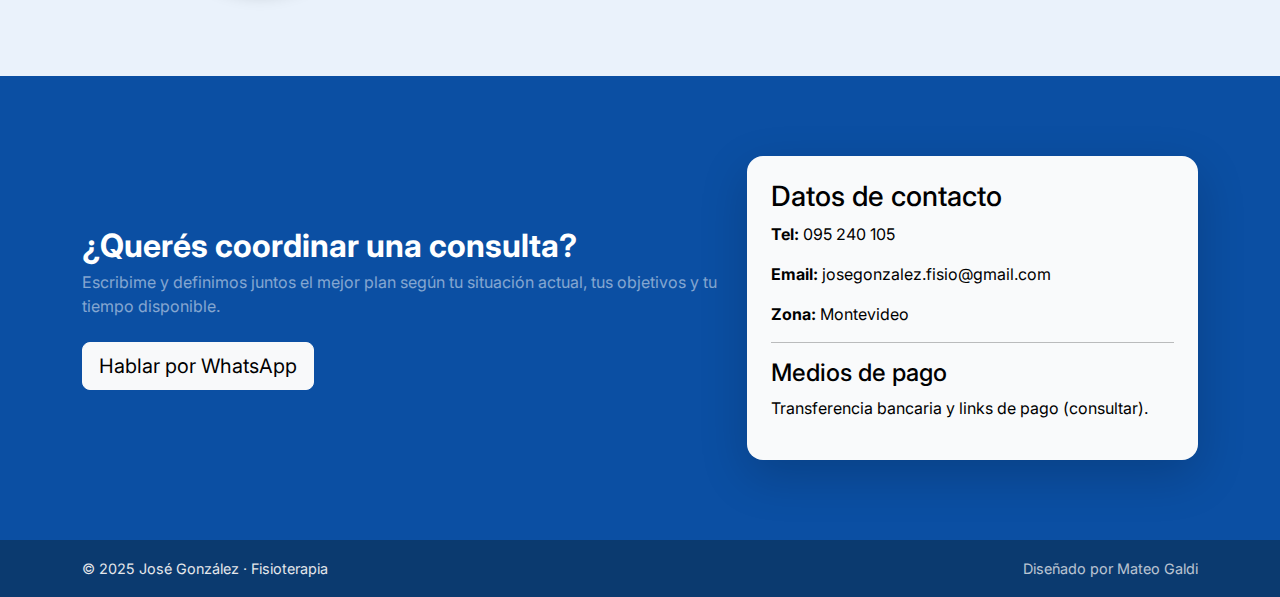
<file: resena-gracias.html>
<!DOCTYPE html>
<html lang="es-UY">
  <head>
    <meta charset="UTF-8">
    <meta name="viewport" content="width=device-width, initial-scale=1.0">
    <title>¡Gracias! | José González Fisioterapia</title>

    <link href="https://cdn.jsdelivr.net/npm/bootstrap@5.3.3/dist/css/bootstrap.min.css" rel="stylesheet">
    <link href="https://fonts.googleapis.com/css2?family=Inter:wght@400;500;600&display=swap" rel="stylesheet">
    <link rel="stylesheet" href="assets/css/styles.css">
  </head>

  <body class="bg-light">
    <main class="container py-5" style="max-width: 720px;">
      <div class="card shadow-lg border-0 rounded-4">
        <div class="card-body p-4 p-md-5 text-center">
          <h1 class="text-primary mb-3">¡Gracias por tu reseña!</h1>
          <p class="text-muted mb-4">
            Tu mensaje fue enviado correctamente.  
            Las reseñas se publican únicamente con autorización.
          </p>

          <a href="index.html#resenas" class="btn btn-primary btn-lg">
            Volver al sitio
          </a>
        </div>
      </div>
    </main>
    <script>
      const params = new URLSearchParams(window.location.search);
      if (params.get("ok") !== "1") {
        window.location.replace("/#resenas");
      }
    </script>
  </body>
</html>
</file>
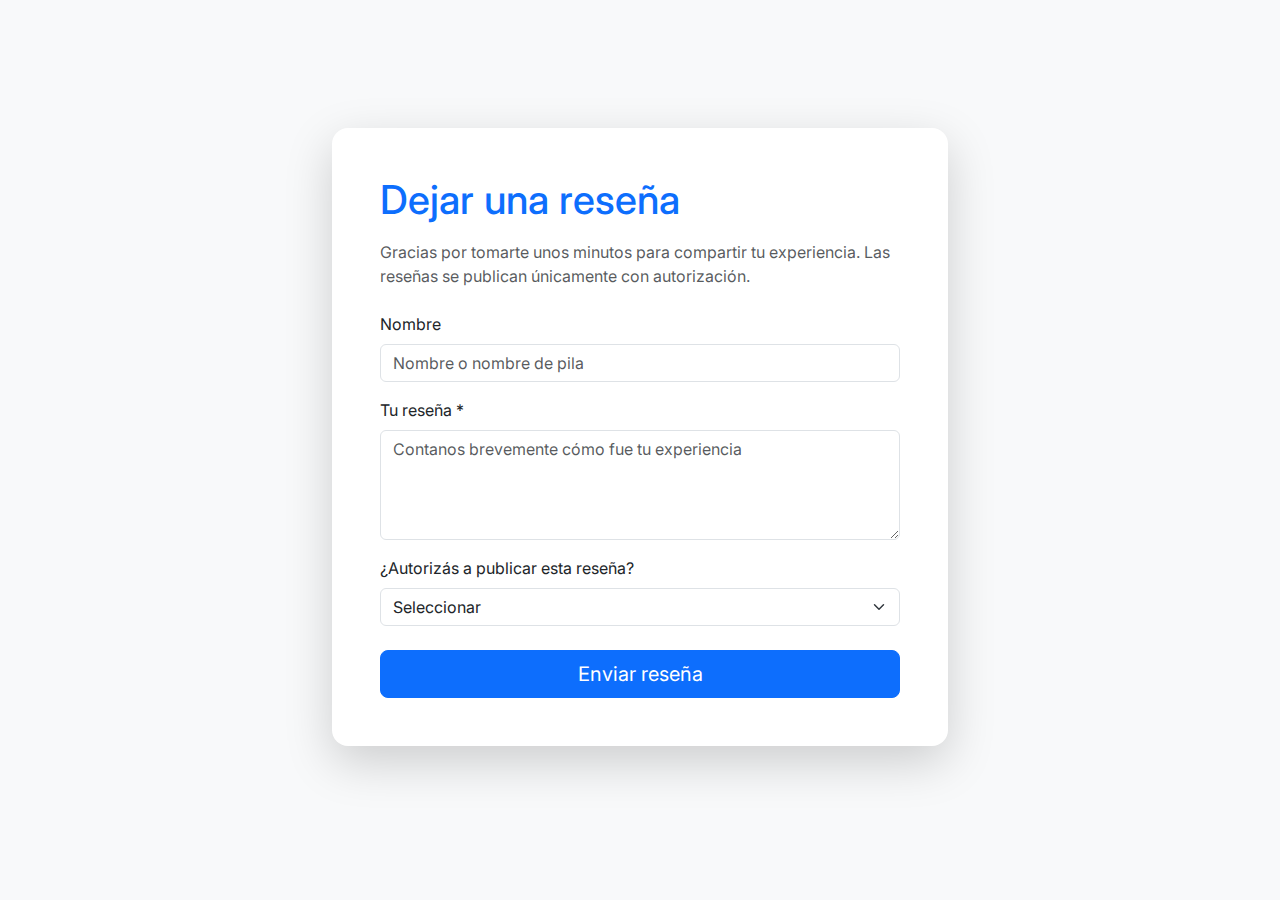
<file: resena.html>
<!DOCTYPE html>
<html lang="es-UY">
<head>
  <meta charset="UTF-8">
  <meta name="viewport" content="width=device-width, initial-scale=1.0">
  <title>Dejar reseña | José González Fisioterapia</title>

  <!-- Bootstrap -->
  <link href="https://cdn.jsdelivr.net/npm/bootstrap@5.3.3/dist/css/bootstrap.min.css" rel="stylesheet">

  <!-- Font -->
  <link href="https://fonts.googleapis.com/css2?family=Inter:wght@400;500;600&display=swap" rel="stylesheet">

  <!-- Estilos -->
  <link rel="stylesheet" href="assets/css/styles.css">
</head>

<body class="bg-light">

  <main class="container py-5" style="max-width: 640px;">
    <div class="card shadow-lg border-0 rounded-4">
      <div class="card-body p-4 p-md-5">

        <h1 class="mb-3 text-primary">Dejar una reseña</h1>
        <p class="text-muted mb-4">
          Gracias por tomarte unos minutos para compartir tu experiencia.
          Las reseñas se publican únicamente con autorización.
        </p>

        <!-- FORMULARIO NETLIFY -->
        <form 
          name="resenas"
          method="POST"
          data-netlify="true"
          netlify-honeypot="bot-field"
        >

          <!-- Campo anti-bots -->
          <input type="hidden" name="form-name" value="resenas">
          <p hidden>
            <label>No completar: <input name="bot-field"></label>
          </p>

          <!-- Nombre -->
          <div class="mb-3">
            <label class="form-label">Nombre</label>
            <input 
              type="text"
              name="nombre"
              class="form-control"
              placeholder="Nombre o nombre de pila"
            >
          </div>

          <!-- Reseña -->
          <div class="mb-3">
            <label class="form-label">Tu reseña *</label>
            <textarea
              name="resena"
              class="form-control"
              rows="4"
              required
              placeholder="Contanos brevemente cómo fue tu experiencia"
            ></textarea>
          </div>

          <!-- Autorización -->
          <div class="mb-4">
            <label class="form-label">¿Autorizás a publicar esta reseña?</label>
            <select name="autorizacion" class="form-select" required>
              <option value="">Seleccionar</option>
              <option value="Si con nombre">Sí, con mi nombre</option>
              <option value="Solo nombre de pila">Sí, solo nombre de pila</option>
              <option value="No publicar">Prefiero que no se publique</option>
            </select>
          </div>

          <!-- Botón -->
          <button type="submit" class="btn btn-primary btn-lg w-100">
            Enviar reseña
          </button>

        </form>

      </div>
    </div>
  </main>

</body>
</html>
</file>
<file: assets/css/styles.css>
:root {
  --primary: #0B4FA3;       /* azul principal */
  --primary-soft: #EAF2FB;  /* fondo suave */
  --secondary: #3BA55D;     /* verde CTA opcional si lo usás */
  --dark: #1F2933;
  --muted: #6B7280;
  --light: #F9FAFB;
  --white: #FFFFFF;
}

/* RESET BÁSICO */

html {
  scroll-behavior: smooth;
  scroll-padding-top: 90px; /* para que al ir a #seccion no quede tapado por la navbar */
}


body {
  font-family: 'Inter', system-ui, -apple-system, BlinkMacSystemFont, sans-serif;
  color: var(--dark);
  background-color: var(--white);
  padding-top: 80px; /* por navbar fija */
}

img {
  max-width: 100%;
  height: auto;
}

/* NAVBAR / HEADER */

.logo {
  width: 44px;
  height: 44px;
  border-radius: 50%;
  object-fit: cover;
}

.navbar {
  min-height: 70px;
}

.nav-link {
  font-weight: 500;
  color: var(--muted);
}

.nav-link:hover,
.nav-link:focus {
  color: var(--primary);
}

.btn-cta {
  font-weight: 600;
}

/* SECCIONES GENERALES */

.section {
  padding: 80px 0;
}

.section-light {
  padding: 80px 0;
  background-color: var(--primary-soft);
}

.section-title {
  font-weight: 700;
  color: var(--primary);
  margin-bottom: 0.3rem;
}

.section-subtitle {
  color: var(--muted);
  max-width: 560px;
  margin: 0 auto;
}

/* HERO */

.hero-section {
  padding: 120px 0 80px;
  background: linear-gradient(135deg, #f5f8ff 0%, #ffffff 60%);
}

.hero-title {
  font-size: clamp(2.1rem, 3vw, 2.8rem);
  font-weight: 700;
  color: var(--primary);
}

.hero-badges {
  padding: 0;
  margin: 0;
  list-style: none;
}

.hero-badges li {
  background-color: var(--primary-soft);
  border-radius: 999px;
  padding: 0.4rem 0.9rem;
  font-size: 0.85rem;
  color: var(--primary);
  margin-bottom: 0.3rem;
}

.hero-image-wrapper {
  max-width: 480px;
  margin: 0 auto;
}

/* CARDS GENERALES */

.card {
  border: none;
  border-radius: 18px;
  box-shadow: 0 14px 35px rgba(15, 23, 42, 0.08);
}

.card-title {
  font-weight: 600;
  color: var(--primary);
}

/* SERVICIOS */

.service-card .card-body {
  padding: 24px 22px;
}

.service-list {
  margin: 0;
  padding-left: 1.1rem;
  color: var(--muted);
  font-size: 0.95rem;
}

/* PLANES */

.plan-card {
  position: relative;
}

.plan-card-featured {
  border: 2px solid var(--primary);
  transform: translateY(-6px);
}

.plan-card-featured .card-body {
  background: linear-gradient(135deg, #f4f7ff 0%, #ffffff 60%);
}

.plan-list {
  margin: 0 0 1rem 0;
  padding-left: 1.1rem;
  color: var(--muted);
  font-size: 0.95rem;
}

/* TESTIMONIOS */

.testimonial-card {
  background: #111827;
  color: #f9fafb;
}

.testimonial-text {
  font-style: italic;
  margin-bottom: 1rem;
}

.testimonial-author {
  font-weight: 600;
}

/* SOBRE MÍ */

.profile-img {
  width: 210px;
  height: 210px;
  object-fit: cover;
}

.about-list {
  margin: 1rem 0 0;
  padding-left: 1.1rem;
  color: var(--muted);
}

/* CTA / CONTACTO */

.section-cta {
  background: var(--primary);
  color: var(--white);
}

.contact-card {
  background: #f9fafb;
  border-radius: 18px;
  padding: 24px;
  box-shadow: 0 14px 35px rgba(15, 23, 42, 0.2);
}

/* FOOTER */

.footer {
  background-color: #0b3a6f;
  color: #e5e7eb;
  padding: 18px 0;
  font-size: 0.9rem;
}

.footer-credit {
  opacity: 0.8;
}

/* RESPONSIVE */

@media (max-width: 991.98px) {
  body {
    padding-top: 70px;
  }

  .hero-section {
    padding-top: 100px;
  }

  .plan-card-featured {
    transform: none;
  }

  .navbar-brand .brand-text {
    display: none;
  }
}
</file>
